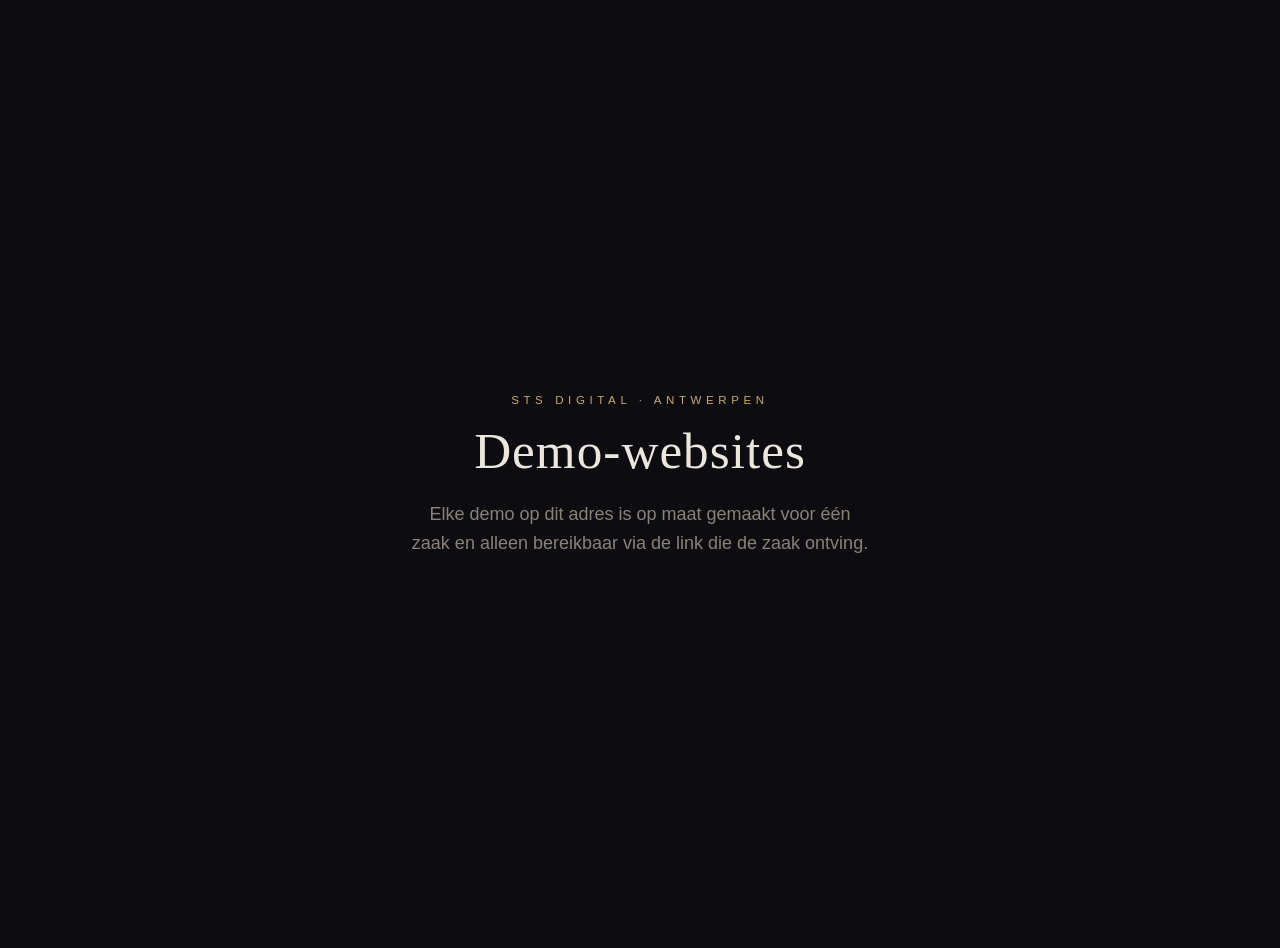
<file: index.html>
<!doctype html>
<html lang="nl">
<head>
  <meta charset="utf-8">
  <meta name="viewport" content="width=device-width, initial-scale=1">
  <meta name="robots" content="noindex, nofollow">
  <title>STS Digital · demo's</title>
  <style>
    :root { --bg:#0d0c10; --ink:#ece7dd; --gold:#c6a86b; --mute:#8a8276; }
    body { margin:0; min-height:100svh; display:grid; place-items:center; background:var(--bg); color:var(--ink);
           font:300 18px/1.6 "Jost","Helvetica Neue",Arial,sans-serif; text-align:center; padding:24px; }
    h1 { font:300 clamp(2rem,6vw,3.2rem)/1.1 "Cormorant Garamond",Georgia,serif; margin:0 0 .4em; letter-spacing:.02em; }
    .eyebrow { color:var(--gold); text-transform:uppercase; letter-spacing:.4em; font-size:.72rem; margin-bottom:1.2em; }
    p { color:var(--mute); max-width:46ch; margin:0 auto; }
  </style>
</head>
<body>
  <main>
    <div class="eyebrow">STS Digital · Antwerpen</div>
    <h1>Demo-websites</h1>
    <p>Elke demo op dit adres is op maat gemaakt voor één zaak en alleen bereikbaar via de link die de zaak ontving.</p>
  </main>
</body>
</html>
</file>
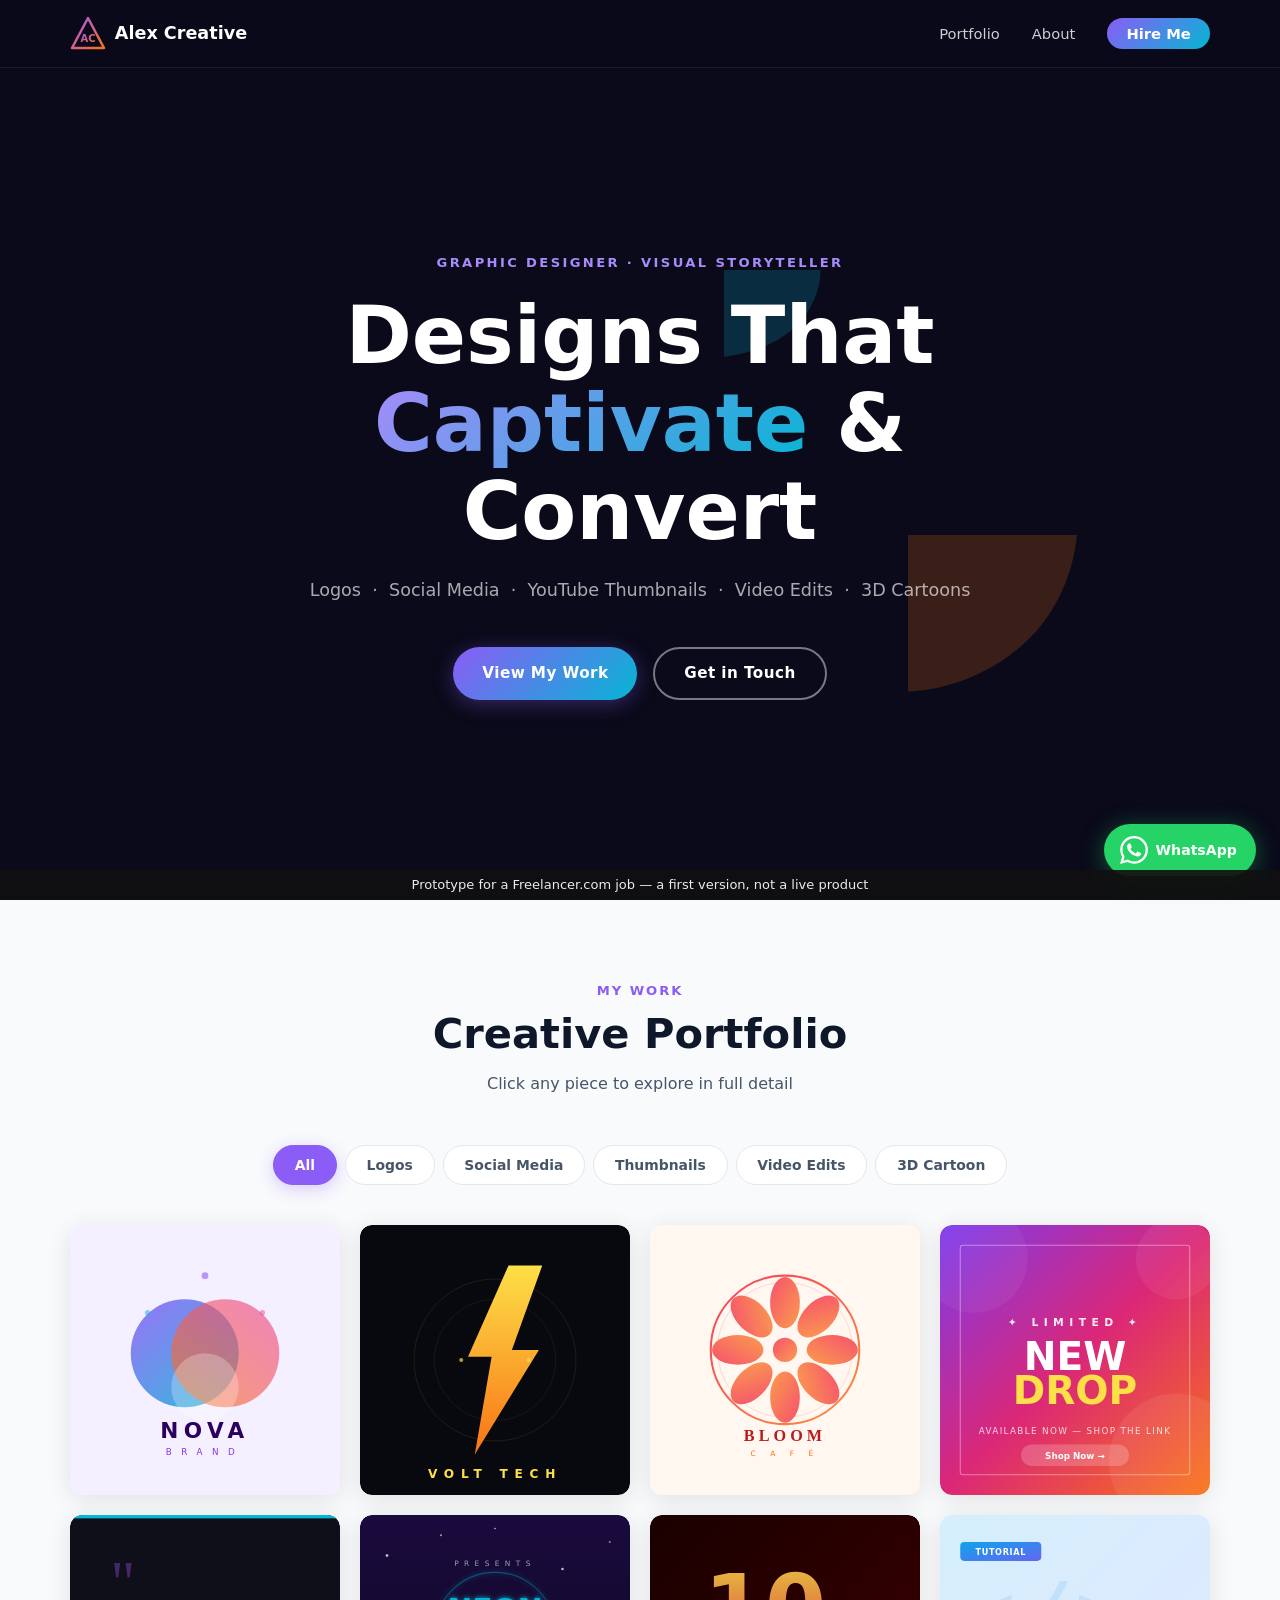
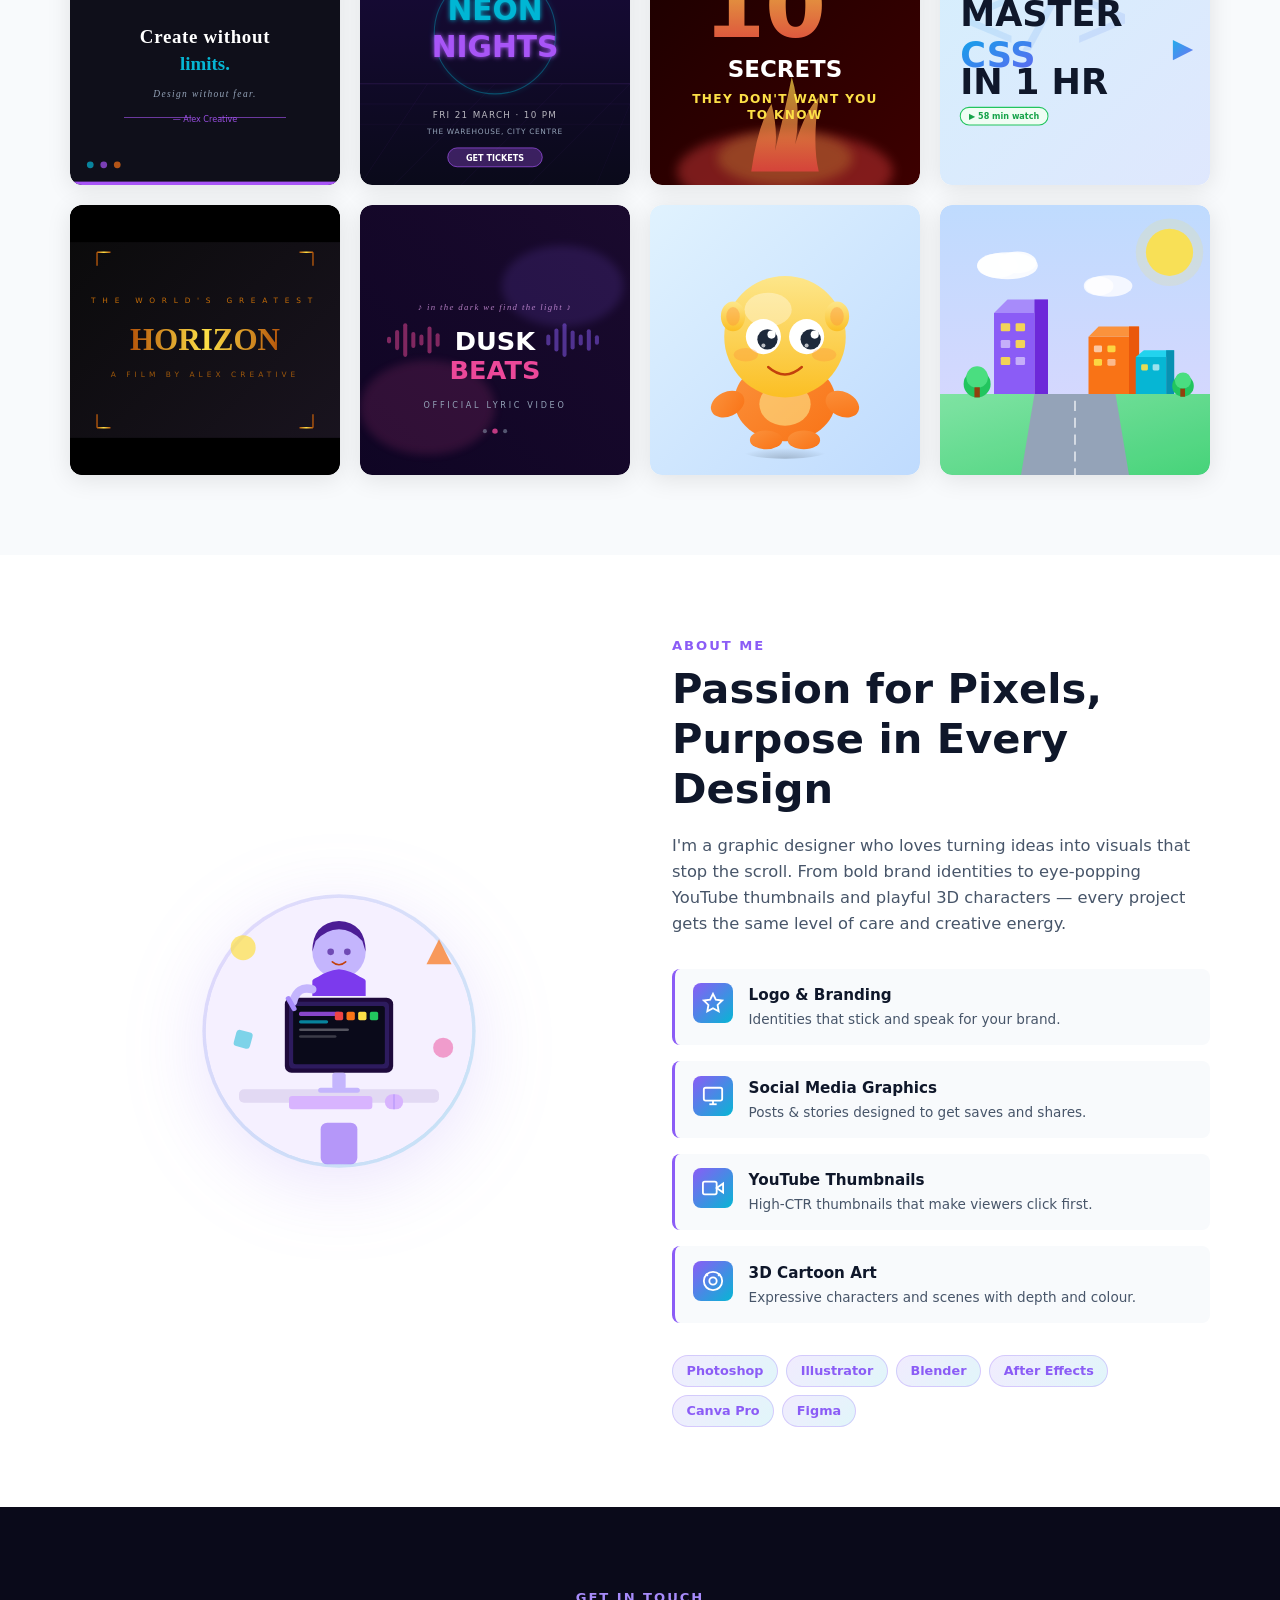
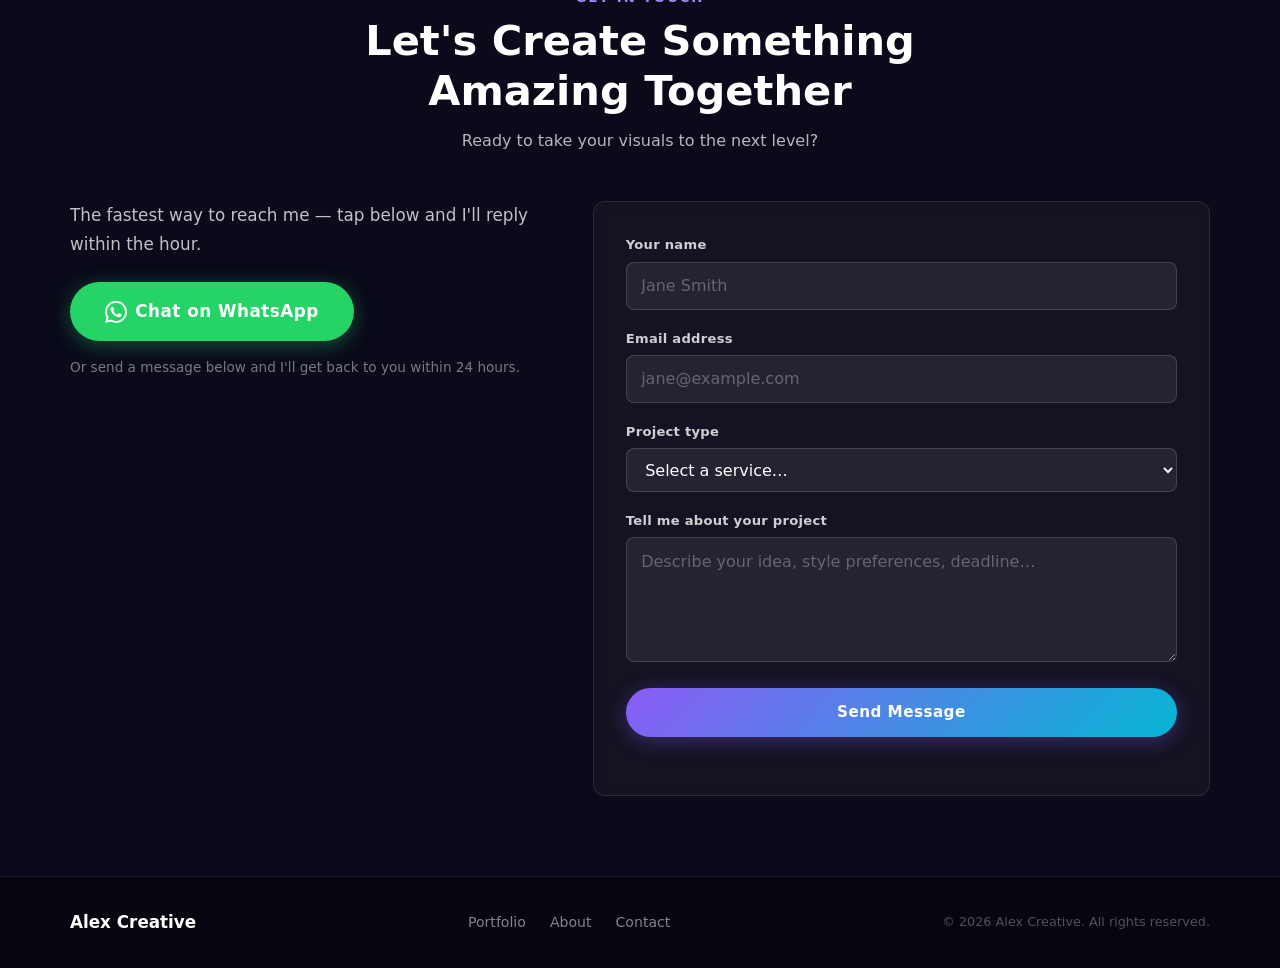
<file: grind-fl-40764311/index.html>
<!DOCTYPE html>
<html lang="en">
<head><meta name="robots" content="noindex,nofollow"><meta name="x-sts-build" content="c0cfdfbb95a6">
  <meta charset="UTF-8">
  <meta name="viewport" content="width=device-width, initial-scale=1.0">
  <meta name="description" content="Creative graphic design portfolio — logos, social media graphics, YouTube thumbnails, video edits and 3D cartoons.">
  <title>Alex Creative — Graphic Design Portfolio</title>
  <link rel="stylesheet" href="css/style.css">
</head>
<body><div id="sts-proto-banner" role="note" style="position:fixed;left:0;right:0;bottom:0;z-index:2147483647;padding:6px 12px;font:13px/1.4 system-ui,sans-serif;background:#111;color:#fff;text-align:center;opacity:.92">Prototype for a Freelancer.com job — a first version, not a live product</div>

<!-- ========= NAV ========= -->
<nav class="nav" role="navigation" aria-label="Main navigation">
  <div class="nav__inner">
    <a href="#" class="nav__logo" aria-label="Alex Creative – home">
      <svg width="36" height="36" viewBox="0 0 36 36" aria-hidden="true" focusable="false">
        <defs>
          <linearGradient id="navLogoGrad" x1="0%" y1="0%" x2="100%" y2="100%">
            <stop offset="0%" stop-color="#a855f7"/>
            <stop offset="100%" stop-color="#f97316"/>
          </linearGradient>
        </defs>
        <polygon points="18,2 34,32 2,32" fill="none" stroke="url(#navLogoGrad)" stroke-width="2.5" stroke-linejoin="round"/>
        <text x="18" y="26" text-anchor="middle" font-family="system-ui,sans-serif" font-weight="900" font-size="10" fill="url(#navLogoGrad)">AC</text>
      </svg>
      <span>Alex Creative</span>
    </a>

    <button class="nav__burger" aria-label="Toggle menu" aria-expanded="false" aria-controls="navLinks">
      <span></span><span></span><span></span>
    </button>

    <ul class="nav__links" id="navLinks" role="list">
      <li><a href="#portfolio" class="nav__link">Portfolio</a></li>
      <li><a href="#about" class="nav__link">About</a></li>
      <li><a href="#contact" class="nav__link nav__cta">Hire Me</a></li>
    </ul>
  </div>
</nav>

<!-- ========= HERO ========= -->
<section id="hero" class="hero" aria-label="Introduction">
  <div class="hero__blobs" aria-hidden="true">
    <svg class="hero__blob hero__blob--1" viewBox="0 0 200 200" xmlns="http://www.w3.org/2000/svg">
      <path d="M44,-51.2C57.1,-39.8,67.9,-25.3,69.8,-9.6C71.7,6.1,64.7,23,53.5,34.7C42.3,46.4,26.9,52.8,10.3,57.3C-6.4,61.8,-24.3,64.4,-38.2,57.4C-52.1,50.4,-62,34,-65.1,16.6C-68.1,-0.8,-64.4,-19.1,-54.6,-32.2C-44.8,-45.3,-28.9,-53.2,-13,-55.1C2.9,-57,-10.3,-52.8,44,-51.2Z" fill="#a855f7" opacity="0.25"/>
    </svg>
    <svg class="hero__blob hero__blob--2" viewBox="0 0 200 200" xmlns="http://www.w3.org/2000/svg">
      <path d="M47.3,-56.1C59.6,-44.2,66.8,-27.3,67.8,-10.4C68.7,6.5,63.4,23.5,53.1,36.3C42.8,49.1,27.5,57.8,11.4,61.2C-4.7,64.5,-21.7,62.4,-35.3,54.4C-48.9,46.4,-59.1,32.4,-63.4,16.5C-67.7,0.6,-66.1,-17.3,-58,-30.8C-49.9,-44.3,-35.4,-53.5,-20.7,-57.8C-6,-62.1,9,-57.6,47.3,-56.1Z" fill="#f97316" opacity="0.2"/>
    </svg>
    <svg class="hero__blob hero__blob--3" viewBox="0 0 200 200" xmlns="http://www.w3.org/2000/svg">
      <path d="M38.4,-43.2C50.4,-31.5,61.4,-19.2,63.8,-5.2C66.2,8.8,60,24.6,49.6,35.6C39.2,46.7,24.6,53.1,9.2,56.3C-6.2,59.5,-22.4,59.5,-34.2,52C-46,44.6,-53.4,29.8,-56.4,14C-59.4,-1.8,-58,-18.5,-50.4,-31.1C-42.8,-43.8,-29,-52.4,-15.1,-54.9C-1.2,-57.4,12.7,-53.9,38.4,-43.2Z" fill="#06b6d4" opacity="0.2"/>
    </svg>
  </div>

  <div class="hero__content">
    <p class="hero__eyebrow">Graphic Designer · Visual Storyteller</p>
    <h1 class="hero__title">
      Designs That
      <span class="hero__gradient-text">Captivate</span>
      &amp; Convert
    </h1>
    <p class="hero__sub">Logos &nbsp;·&nbsp; Social Media &nbsp;·&nbsp; YouTube Thumbnails &nbsp;·&nbsp; Video Edits &nbsp;·&nbsp; 3D Cartoons</p>
    <div class="hero__actions">
      <a href="#portfolio" class="btn btn--primary">View My Work</a>
      <a href="#contact" class="btn btn--ghost">Get in Touch</a>
    </div>
  </div>

  <div class="hero__floats" aria-hidden="true">
    <svg class="hero__float hero__float--a" viewBox="0 0 120 120" xmlns="http://www.w3.org/2000/svg">
      <defs><linearGradient id="hfa" x1="0%" y1="0%" x2="100%" y2="100%"><stop offset="0%" stop-color="#a855f7"/><stop offset="100%" stop-color="#06b6d4"/></linearGradient></defs>
      <circle cx="60" cy="60" r="40" fill="none" stroke="url(#hfa)" stroke-width="4"/>
      <circle cx="60" cy="60" r="25" fill="url(#hfa)" opacity="0.6"/>
      <circle cx="60" cy="60" r="10" fill="#fff" opacity="0.8"/>
    </svg>
    <svg class="hero__float hero__float--b" viewBox="0 0 100 100" xmlns="http://www.w3.org/2000/svg">
      <defs><linearGradient id="hfb" x1="0%" y1="0%" x2="100%" y2="100%"><stop offset="0%" stop-color="#f97316"/><stop offset="100%" stop-color="#ec4899"/></linearGradient></defs>
      <polygon points="50,5 95,95 5,95" fill="url(#hfb)" opacity="0.8"/>
    </svg>
    <svg class="hero__float hero__float--c" viewBox="0 0 80 80" xmlns="http://www.w3.org/2000/svg">
      <defs><linearGradient id="hfc" x1="0%" y1="0%" x2="100%" y2="100%"><stop offset="0%" stop-color="#fde047"/><stop offset="100%" stop-color="#f97316"/></linearGradient></defs>
      <rect x="10" y="10" width="60" height="60" rx="12" fill="url(#hfc)" opacity="0.8" transform="rotate(20 40 40)"/>
    </svg>
  </div>
</section>

<!-- ========= PORTFOLIO ========= -->
<section id="portfolio" class="portfolio" aria-label="Portfolio gallery">
  <div class="container">
    <div class="section-header">
      <p class="section-eyebrow">My Work</p>
      <h2 class="section-title">Creative Portfolio</h2>
      <p class="section-sub">Click any piece to explore in full detail</p>
    </div>

    <div class="portfolio__filters" role="group" aria-label="Filter by category">
      <button class="filter-btn active" data-filter="all">All</button>
      <button class="filter-btn" data-filter="logo">Logos</button>
      <button class="filter-btn" data-filter="social">Social Media</button>
      <button class="filter-btn" data-filter="thumbnail">Thumbnails</button>
      <button class="filter-btn" data-filter="video">Video Edits</button>
      <button class="filter-btn" data-filter="3d">3D Cartoon</button>
    </div>

    <div class="portfolio__grid" id="portfolioGrid">

      <!-- ─── LOGO 1 ─── -->
      <article class="portfolio__item" data-category="logo">
        <button class="portfolio__btn" aria-label="View NovaBrand Identity – Logo Design">
          <div class="portfolio__thumb">
            <svg viewBox="0 0 400 400" xmlns="http://www.w3.org/2000/svg" role="img" aria-label="NovaBrand logo design">
              <defs>
                <linearGradient id="l1a" x1="0%" y1="0%" x2="100%" y2="100%"><stop offset="0%" stop-color="#8b5cf6"/><stop offset="100%" stop-color="#06b6d4"/></linearGradient>
                <linearGradient id="l1b" x1="100%" y1="0%" x2="0%" y2="100%"><stop offset="0%" stop-color="#ec4899"/><stop offset="100%" stop-color="#f97316"/></linearGradient>
              </defs>
              <rect width="400" height="400" fill="#f5f0ff"/>
              <circle cx="170" cy="190" r="80" fill="url(#l1a)" opacity="0.85"/>
              <circle cx="230" cy="190" r="80" fill="url(#l1b)" opacity="0.65"/>
              <circle cx="200" cy="240" r="50" fill="#fff" opacity="0.25"/>
              <text x="200" y="315" text-anchor="middle" font-family="system-ui,sans-serif" font-weight="900" font-size="32" fill="#2d0060" letter-spacing="8">NOVA</text>
              <text x="200" y="340" text-anchor="middle" font-family="system-ui,sans-serif" font-weight="300" font-size="13" fill="#7c3aed" letter-spacing="14">BRAND</text>
              <circle cx="200" cy="75" r="5" fill="#8b5cf6" opacity="0.6"/>
              <circle cx="115" cy="130" r="4" fill="#06b6d4" opacity="0.5"/>
              <circle cx="285" cy="130" r="4" fill="#ec4899" opacity="0.5"/>
            </svg>
          </div>
          <div class="portfolio__overlay">
            <span class="portfolio__label">Logo Design</span>
            <span class="portfolio__name">NovaBrand Identity</span>
            <span class="portfolio__zoom-icon" aria-hidden="true">
              <svg width="20" height="20" viewBox="0 0 24 24" fill="none" stroke="currentColor" stroke-width="2"><circle cx="11" cy="11" r="8"/><line x1="21" y1="21" x2="16.65" y2="16.65"/><line x1="11" y1="8" x2="11" y2="14"/><line x1="8" y1="11" x2="14" y2="11"/></svg>
            </span>
          </div>
        </button>
      </article>

      <!-- ─── LOGO 2 ─── -->
      <article class="portfolio__item" data-category="logo">
        <button class="portfolio__btn" aria-label="View VoltTech Logo – Logo Design">
          <div class="portfolio__thumb">
            <svg viewBox="0 0 400 400" xmlns="http://www.w3.org/2000/svg" role="img" aria-label="VoltTech logo with electric lightning mark">
              <defs>
                <linearGradient id="l2a" x1="0%" y1="0%" x2="0%" y2="100%"><stop offset="0%" stop-color="#fde047"/><stop offset="100%" stop-color="#f97316"/></linearGradient>
              </defs>
              <rect width="400" height="400" fill="#08080f"/>
              <polygon points="220,60 160,195 195,195 170,340 265,185 225,185 270,60" fill="url(#l2a)"/>
              <ellipse cx="200" cy="200" rx="120" ry="120" fill="none" stroke="#fde047" stroke-width="1" opacity="0.15"/>
              <ellipse cx="200" cy="200" rx="90" ry="90" fill="none" stroke="#fde047" stroke-width="1" opacity="0.1"/>
              <text x="200" y="375" text-anchor="middle" font-family="system-ui,sans-serif" font-weight="900" font-size="18" fill="#fde047" letter-spacing="10">VOLT TECH</text>
              <circle cx="150" cy="200" r="3" fill="#fde047" opacity="0.7"/>
              <circle cx="250" cy="200" r="3" fill="#fde047" opacity="0.7"/>
            </svg>
          </div>
          <div class="portfolio__overlay">
            <span class="portfolio__label">Logo Design</span>
            <span class="portfolio__name">VoltTech Electric</span>
            <span class="portfolio__zoom-icon" aria-hidden="true">
              <svg width="20" height="20" viewBox="0 0 24 24" fill="none" stroke="currentColor" stroke-width="2"><circle cx="11" cy="11" r="8"/><line x1="21" y1="21" x2="16.65" y2="16.65"/><line x1="11" y1="8" x2="11" y2="14"/><line x1="8" y1="11" x2="14" y2="11"/></svg>
            </span>
          </div>
        </button>
      </article>

      <!-- ─── LOGO 3 ─── -->
      <article class="portfolio__item" data-category="logo">
        <button class="portfolio__btn" aria-label="View Bloom Café Logo – Logo Design">
          <div class="portfolio__thumb">
            <svg viewBox="0 0 400 400" xmlns="http://www.w3.org/2000/svg" role="img" aria-label="Bloom Café circular floral logo">
              <defs>
                <linearGradient id="l3a" x1="0%" y1="0%" x2="100%" y2="100%"><stop offset="0%" stop-color="#f43f5e"/><stop offset="100%" stop-color="#fb923c"/></linearGradient>
              </defs>
              <rect width="400" height="400" fill="#fff7f0"/>
              <circle cx="200" cy="185" r="110" fill="none" stroke="url(#l3a)" stroke-width="3"/>
              <circle cx="200" cy="185" r="100" fill="none" stroke="url(#l3a)" stroke-width="1" opacity="0.3"/>
              <!-- Petals -->
              <ellipse cx="200" cy="115" rx="22" ry="38" fill="url(#l3a)" opacity="0.9"/>
              <ellipse cx="200" cy="115" rx="22" ry="38" fill="url(#l3a)" opacity="0.9" transform="rotate(45 200 185)"/>
              <ellipse cx="200" cy="115" rx="22" ry="38" fill="url(#l3a)" opacity="0.9" transform="rotate(90 200 185)"/>
              <ellipse cx="200" cy="115" rx="22" ry="38" fill="url(#l3a)" opacity="0.9" transform="rotate(135 200 185)"/>
              <ellipse cx="200" cy="115" rx="22" ry="38" fill="url(#l3a)" opacity="0.9" transform="rotate(180 200 185)"/>
              <ellipse cx="200" cy="115" rx="22" ry="38" fill="url(#l3a)" opacity="0.9" transform="rotate(225 200 185)"/>
              <ellipse cx="200" cy="115" rx="22" ry="38" fill="url(#l3a)" opacity="0.9" transform="rotate(270 200 185)"/>
              <ellipse cx="200" cy="115" rx="22" ry="38" fill="url(#l3a)" opacity="0.9" transform="rotate(315 200 185)"/>
              <circle cx="200" cy="185" r="28" fill="#fff7f0"/>
              <circle cx="200" cy="185" r="18" fill="url(#l3a)" opacity="0.9"/>
              <!-- Brand text -->
              <text x="200" y="320" text-anchor="middle" font-family="Georgia,serif" font-weight="700" font-size="24" fill="#b91c1c" letter-spacing="6">BLOOM</text>
              <text x="200" y="342" text-anchor="middle" font-family="system-ui,sans-serif" font-weight="300" font-size="11" fill="#f97316" letter-spacing="9">C A F É</text>
            </svg>
          </div>
          <div class="portfolio__overlay">
            <span class="portfolio__label">Logo Design</span>
            <span class="portfolio__name">Bloom Café</span>
            <span class="portfolio__zoom-icon" aria-hidden="true">
              <svg width="20" height="20" viewBox="0 0 24 24" fill="none" stroke="currentColor" stroke-width="2"><circle cx="11" cy="11" r="8"/><line x1="21" y1="21" x2="16.65" y2="16.65"/><line x1="11" y1="8" x2="11" y2="14"/><line x1="8" y1="11" x2="14" y2="11"/></svg>
            </span>
          </div>
        </button>
      </article>

      <!-- ─── SOCIAL 1 ─── -->
      <article class="portfolio__item" data-category="social">
        <button class="portfolio__btn" aria-label="View New Drop – Social Media Post">
          <div class="portfolio__thumb">
            <svg viewBox="0 0 400 400" xmlns="http://www.w3.org/2000/svg" role="img" aria-label="Vibrant product launch Instagram post">
              <defs>
                <linearGradient id="s1a" x1="0%" y1="0%" x2="100%" y2="100%"><stop offset="0%" stop-color="#7c3aed"/><stop offset="50%" stop-color="#db2777"/><stop offset="100%" stop-color="#f97316"/></linearGradient>
              </defs>
              <rect width="400" height="400" fill="url(#s1a)"/>
              <!-- Decorative circles -->
              <circle cx="50" cy="50" r="80" fill="#fff" opacity="0.05"/>
              <circle cx="350" cy="350" r="100" fill="#fff" opacity="0.07"/>
              <circle cx="350" cy="50" r="60" fill="#fff" opacity="0.06"/>
              <!-- Content -->
              <rect x="30" y="30" width="340" height="340" rx="4" fill="none" stroke="#fff" stroke-width="1.5" opacity="0.4"/>
              <text x="200" y="150" text-anchor="middle" font-family="system-ui,sans-serif" font-weight="900" font-size="16" fill="#fff" letter-spacing="8" opacity="0.9">✦  LIMITED  ✦</text>
              <text x="200" y="215" text-anchor="middle" font-family="system-ui,sans-serif" font-weight="900" font-size="58" fill="#fff">NEW</text>
              <text x="200" y="265" text-anchor="middle" font-family="system-ui,sans-serif" font-weight="900" font-size="58" fill="#fde047">DROP</text>
              <text x="200" y="310" text-anchor="middle" font-family="system-ui,sans-serif" font-weight="400" font-size="13" fill="#fff" opacity="0.8" letter-spacing="2">AVAILABLE NOW — SHOP THE LINK</text>
              <rect x="120" y="325" width="160" height="32" rx="16" fill="#fff" opacity="0.2"/>
              <text x="200" y="346" text-anchor="middle" font-family="system-ui,sans-serif" font-weight="700" font-size="13" fill="#fff">Shop Now →</text>
            </svg>
          </div>
          <div class="portfolio__overlay">
            <span class="portfolio__label">Social Media</span>
            <span class="portfolio__name">New Drop Launch Post</span>
            <span class="portfolio__zoom-icon" aria-hidden="true">
              <svg width="20" height="20" viewBox="0 0 24 24" fill="none" stroke="currentColor" stroke-width="2"><circle cx="11" cy="11" r="8"/><line x1="21" y1="21" x2="16.65" y2="16.65"/><line x1="11" y1="8" x2="11" y2="14"/><line x1="8" y1="11" x2="14" y2="11"/></svg>
            </span>
          </div>
        </button>
      </article>

      <!-- ─── SOCIAL 2 ─── -->
      <article class="portfolio__item" data-category="social">
        <button class="portfolio__btn" aria-label="View Motivational Quote – Social Media Post">
          <div class="portfolio__thumb">
            <svg viewBox="0 0 400 400" xmlns="http://www.w3.org/2000/svg" role="img" aria-label="Bold motivational quote graphic">
              <rect width="400" height="400" fill="#0f0f1a"/>
              <rect x="0" y="0" width="400" height="5" fill="#06b6d4"/>
              <rect x="0" y="395" width="400" height="5" fill="#a855f7"/>
              <text x="60" y="130" font-family="Georgia,serif" font-size="90" fill="#a855f7" opacity="0.35">"</text>
              <text x="200" y="190" text-anchor="middle" font-family="Georgia,serif" font-weight="700" font-size="28" fill="#fff" letter-spacing="1">Create without</text>
              <text x="200" y="230" text-anchor="middle" font-family="Georgia,serif" font-weight="700" font-size="28" fill="#06b6d4">limits.</text>
              <text x="200" y="270" text-anchor="middle" font-family="Georgia,serif" font-style="italic" font-size="14" fill="#94a3b8" letter-spacing="2">Design without fear.</text>
              <line x1="80" y1="300" x2="180" y2="300" stroke="#a855f7" stroke-width="1.5" opacity="0.6"/>
              <text x="200" y="306" text-anchor="middle" font-family="system-ui,sans-serif" font-size="12" fill="#a855f7" opacity="0.9">— Alex Creative</text>
              <line x1="220" y1="300" x2="320" y2="300" stroke="#a855f7" stroke-width="1.5" opacity="0.6"/>
              <circle cx="30" cy="370" r="5" fill="#06b6d4" opacity="0.7"/>
              <circle cx="50" cy="370" r="5" fill="#a855f7" opacity="0.7"/>
              <circle cx="70" cy="370" r="5" fill="#f97316" opacity="0.7"/>
            </svg>
          </div>
          <div class="portfolio__overlay">
            <span class="portfolio__label">Social Media</span>
            <span class="portfolio__name">Motivational Quote Card</span>
            <span class="portfolio__zoom-icon" aria-hidden="true">
              <svg width="20" height="20" viewBox="0 0 24 24" fill="none" stroke="currentColor" stroke-width="2"><circle cx="11" cy="11" r="8"/><line x1="21" y1="21" x2="16.65" y2="16.65"/><line x1="11" y1="8" x2="11" y2="14"/><line x1="8" y1="11" x2="14" y2="11"/></svg>
            </span>
          </div>
        </button>
      </article>

      <!-- ─── SOCIAL 3 ─── -->
      <article class="portfolio__item" data-category="social">
        <button class="portfolio__btn" aria-label="View Neon Nights Event Flyer – Social Media Post">
          <div class="portfolio__thumb">
            <svg viewBox="0 0 400 400" xmlns="http://www.w3.org/2000/svg" role="img" aria-label="Neon nights event flyer">
              <defs>
                <linearGradient id="s3a" x1="0%" y1="100%" x2="0%" y2="0%"><stop offset="0%" stop-color="#0a0a1a"/><stop offset="100%" stop-color="#1a0a3e"/></linearGradient>
                <filter id="glow3"><feGaussianBlur stdDeviation="4" result="blur"/><feMerge><feMergeNode in="blur"/><feMergeNode in="SourceGraphic"/></feMerge></filter>
              </defs>
              <rect width="400" height="400" fill="url(#s3a)"/>
              <!-- Neon grid lines -->
              <line x1="0" y1="250" x2="400" y2="250" stroke="#a855f7" stroke-width="1" opacity="0.2"/>
              <line x1="0" y1="280" x2="400" y2="280" stroke="#a855f7" stroke-width="0.5" opacity="0.15"/>
              <line x1="0" y1="310" x2="400" y2="310" stroke="#a855f7" stroke-width="0.5" opacity="0.1"/>
              <!-- Diagonal grid -->
              <line x1="100" y1="250" x2="0" y2="400" stroke="#a855f7" stroke-width="0.5" opacity="0.15"/>
              <line x1="200" y1="250" x2="50" y2="400" stroke="#a855f7" stroke-width="0.5" opacity="0.15"/>
              <line x1="300" y1="250" x2="150" y2="400" stroke="#a855f7" stroke-width="0.5" opacity="0.15"/>
              <line x1="400" y1="250" x2="250" y2="400" stroke="#a855f7" stroke-width="0.5" opacity="0.15"/>
              <line x1="400" y1="280" x2="350" y2="400" stroke="#a855f7" stroke-width="0.5" opacity="0.1"/>
              <!-- Stars -->
              <circle cx="40" cy="60" r="2" fill="#fff" opacity="0.8"/>
              <circle cx="120" cy="30" r="1.5" fill="#fff" opacity="0.6"/>
              <circle cx="300" cy="80" r="2" fill="#fff" opacity="0.7"/>
              <circle cx="370" cy="40" r="1.5" fill="#fff" opacity="0.5"/>
              <circle cx="200" cy="20" r="1" fill="#fff" opacity="0.9"/>
              <!-- Neon circle -->
              <circle cx="200" cy="175" r="90" fill="none" stroke="#06b6d4" stroke-width="1.5" opacity="0.4" filter="url(#glow3)"/>
              <!-- Title -->
              <text x="200" y="75" text-anchor="middle" font-family="system-ui,sans-serif" font-weight="400" font-size="11" fill="#94a3b8" letter-spacing="8">PRESENTS</text>
              <text x="200" y="155" text-anchor="middle" font-family="system-ui,sans-serif" font-weight="900" font-size="44" fill="#06b6d4" filter="url(#glow3)">NEON</text>
              <text x="200" y="210" text-anchor="middle" font-family="system-ui,sans-serif" font-weight="900" font-size="44" fill="#a855f7" filter="url(#glow3)">NIGHTS</text>
              <text x="200" y="300" text-anchor="middle" font-family="system-ui,sans-serif" font-size="13" fill="#fff" opacity="0.7" letter-spacing="2">FRI 21 MARCH  ·  10 PM</text>
              <text x="200" y="325" text-anchor="middle" font-family="system-ui,sans-serif" font-size="11" fill="#94a3b8" letter-spacing="1">THE WAREHOUSE, CITY CENTRE</text>
              <rect x="130" y="345" width="140" height="28" rx="14" fill="#a855f7" opacity="0.3"/>
              <rect x="130" y="345" width="140" height="28" rx="14" fill="none" stroke="#a855f7" stroke-width="1"/>
              <text x="200" y="364" text-anchor="middle" font-family="system-ui,sans-serif" font-weight="700" font-size="12" fill="#fff">GET TICKETS</text>
            </svg>
          </div>
          <div class="portfolio__overlay">
            <span class="portfolio__label">Social Media</span>
            <span class="portfolio__name">Neon Nights Event Flyer</span>
            <span class="portfolio__zoom-icon" aria-hidden="true">
              <svg width="20" height="20" viewBox="0 0 24 24" fill="none" stroke="currentColor" stroke-width="2"><circle cx="11" cy="11" r="8"/><line x1="21" y1="21" x2="16.65" y2="16.65"/><line x1="11" y1="8" x2="11" y2="14"/><line x1="8" y1="11" x2="14" y2="11"/></svg>
            </span>
          </div>
        </button>
      </article>

      <!-- ─── THUMBNAIL 1 ─── -->
      <article class="portfolio__item" data-category="thumbnail">
        <button class="portfolio__btn" aria-label="View 10 Secrets Thumbnail – YouTube Thumbnail">
          <div class="portfolio__thumb">
            <svg viewBox="0 0 400 400" xmlns="http://www.w3.org/2000/svg" role="img" aria-label="Dark dramatic YouTube thumbnail with bold text">
              <defs>
                <linearGradient id="t1a" x1="0%" y1="0%" x2="100%" y2="100%"><stop offset="0%" stop-color="#1a0000"/><stop offset="100%" stop-color="#3d0000"/></linearGradient>
                <linearGradient id="t1b" x1="0%" y1="100%" x2="0%" y2="0%"><stop offset="0%" stop-color="#ef4444"/><stop offset="100%" stop-color="#fde047"/></linearGradient>
                <filter id="blur1"><feGaussianBlur stdDeviation="8"/></filter>
              </defs>
              <rect width="400" height="400" fill="url(#t1a)"/>
              <!-- Fire glow -->
              <ellipse cx="200" cy="380" rx="160" ry="60" fill="#ef4444" opacity="0.4" filter="url(#blur1)"/>
              <ellipse cx="200" cy="360" rx="100" ry="40" fill="#fde047" opacity="0.2" filter="url(#blur1)"/>
              <!-- Flame shapes -->
              <path d="M150,380 Q160,310 180,280 Q190,320 185,350 Q200,290 210,240 Q225,290 215,340 Q230,290 250,270 Q240,340 250,380Z" fill="url(#t1b)" opacity="0.7"/>
              <!-- Number -->
              <text x="80" y="180" font-family="system-ui,sans-serif" font-weight="900" font-size="130" fill="url(#t1b)" opacity="0.9">10</text>
              <!-- Text -->
              <text x="200" y="240" text-anchor="middle" font-family="system-ui,sans-serif" font-weight="900" font-size="34" fill="#fff">SECRETS</text>
              <text x="200" y="278" text-anchor="middle" font-family="system-ui,sans-serif" font-weight="700" font-size="18" fill="#fde047" letter-spacing="2">THEY DON'T WANT YOU</text>
              <text x="200" y="302" text-anchor="middle" font-family="system-ui,sans-serif" font-weight="700" font-size="18" fill="#fde047" letter-spacing="2">TO KNOW</text>
            </svg>
          </div>
          <div class="portfolio__overlay">
            <span class="portfolio__label">YouTube Thumbnail</span>
            <span class="portfolio__name">10 Secrets — Drama Style</span>
            <span class="portfolio__zoom-icon" aria-hidden="true">
              <svg width="20" height="20" viewBox="0 0 24 24" fill="none" stroke="currentColor" stroke-width="2"><circle cx="11" cy="11" r="8"/><line x1="21" y1="21" x2="16.65" y2="16.65"/><line x1="11" y1="8" x2="11" y2="14"/><line x1="8" y1="11" x2="14" y2="11"/></svg>
            </span>
          </div>
        </button>
      </article>

      <!-- ─── THUMBNAIL 2 ─── -->
      <article class="portfolio__item" data-category="thumbnail">
        <button class="portfolio__btn" aria-label="View Tutorial Thumbnail – YouTube Thumbnail">
          <div class="portfolio__thumb">
            <svg viewBox="0 0 400 400" xmlns="http://www.w3.org/2000/svg" role="img" aria-label="Clean blue tech tutorial YouTube thumbnail">
              <defs>
                <linearGradient id="t2a" x1="0%" y1="0%" x2="100%" y2="100%"><stop offset="0%" stop-color="#0ea5e9"/><stop offset="100%" stop-color="#6366f1"/></linearGradient>
              </defs>
              <rect width="400" height="400" fill="#f0f9ff"/>
              <rect width="400" height="400" fill="url(#t2a)" opacity="0.12"/>
              <!-- Code bracket motif -->
              <text x="30" y="200" font-family="monospace" font-size="140" fill="url(#t2a)" opacity="0.12">&lt;/&gt;</text>
              <!-- Tag line -->
              <rect x="30" y="40" width="120" height="28" rx="6" fill="url(#t2a)"/>
              <text x="90" y="59" text-anchor="middle" font-family="system-ui,sans-serif" font-weight="700" font-size="12" fill="#fff" letter-spacing="1">TUTORIAL</text>
              <!-- Main text -->
              <text x="30" y="165" font-family="system-ui,sans-serif" font-weight="900" font-size="52" fill="#0f172a">MASTER</text>
              <text x="30" y="225" font-family="system-ui,sans-serif" font-weight="900" font-size="52" fill="url(#t2a)">CSS</text>
              <text x="30" y="265" font-family="system-ui,sans-serif" font-weight="900" font-size="52" fill="#0f172a">IN 1 HR</text>
              <!-- Arrow -->
              <polygon points="345,185 375,200 345,215" fill="url(#t2a)" opacity="0.9"/>
              <line x1="290" y1="200" x2="345" y2="200" stroke="url(#t2a)" stroke-width="3" opacity="0.9"/>
              <!-- Watch time badge -->
              <rect x="30" y="285" width="130" height="26" rx="13" fill="#f0fdf4" stroke="#22c55e" stroke-width="1.5"/>
              <text x="95" y="302" text-anchor="middle" font-family="system-ui,sans-serif" font-size="12" fill="#16a34a" font-weight="600">▶ 58 min watch</text>
            </svg>
          </div>
          <div class="portfolio__overlay">
            <span class="portfolio__label">YouTube Thumbnail</span>
            <span class="portfolio__name">Master CSS — Tutorial</span>
            <span class="portfolio__zoom-icon" aria-hidden="true">
              <svg width="20" height="20" viewBox="0 0 24 24" fill="none" stroke="currentColor" stroke-width="2"><circle cx="11" cy="11" r="8"/><line x1="21" y1="21" x2="16.65" y2="16.65"/><line x1="11" y1="8" x2="11" y2="14"/><line x1="8" y1="11" x2="14" y2="11"/></svg>
            </span>
          </div>
        </button>
      </article>

      <!-- ─── VIDEO 1 ─── -->
      <article class="portfolio__item" data-category="video">
        <button class="portfolio__btn" aria-label="View Cinematic Title Card – Video Edit">
          <div class="portfolio__thumb">
            <svg viewBox="0 0 400 400" xmlns="http://www.w3.org/2000/svg" role="img" aria-label="Cinematic film title card design">
              <defs>
                <linearGradient id="v1a" x1="0%" y1="0%" x2="100%" y2="100%"><stop offset="0%" stop-color="#0a0a0a"/><stop offset="100%" stop-color="#1a1420"/></linearGradient>
                <linearGradient id="v1b" x1="0%" y1="0%" x2="100%" y2="0%"><stop offset="0%" stop-color="#b45309"/><stop offset="50%" stop-color="#fde047"/><stop offset="100%" stop-color="#b45309"/></linearGradient>
              </defs>
              <rect width="400" height="400" fill="url(#v1a)"/>
              <!-- Letterbox bars -->
              <rect x="0" y="0" width="400" height="55" fill="#000"/>
              <rect x="0" y="345" width="400" height="55" fill="#000"/>
              <!-- Content area -->
              <line x1="40" y1="160" x2="360" y2="160" stroke="url(#v1b)" stroke-width="1" opacity="0.6"/>
              <line x1="40" y1="240" x2="360" y2="240" stroke="url(#v1b)" stroke-width="1" opacity="0.6"/>
              <text x="200" y="145" text-anchor="middle" font-family="system-ui,sans-serif" font-size="11" fill="#d97706" letter-spacing="10" opacity="0.9">THE WORLD'S GREATEST</text>
              <text x="200" y="215" text-anchor="middle" font-family="Georgia,serif" font-weight="700" font-size="46" fill="url(#v1b)">HORIZON</text>
              <text x="200" y="255" text-anchor="middle" font-family="system-ui,sans-serif" font-size="11" fill="#d97706" letter-spacing="6" opacity="0.7">A FILM BY ALEX CREATIVE</text>
              <!-- Frame corners -->
              <path d="M40,70 L40,90 M40,70 L60,70" stroke="url(#v1b)" stroke-width="2" fill="none"/>
              <path d="M360,70 L360,90 M360,70 L340,70" stroke="url(#v1b)" stroke-width="2" fill="none"/>
              <path d="M40,330 L40,310 M40,330 L60,330" stroke="url(#v1b)" stroke-width="2" fill="none"/>
              <path d="M360,330 L360,310 M360,330 L340,330" stroke="url(#v1b)" stroke-width="2" fill="none"/>
            </svg>
          </div>
          <div class="portfolio__overlay">
            <span class="portfolio__label">Video Edit</span>
            <span class="portfolio__name">Cinematic Title Card</span>
            <span class="portfolio__zoom-icon" aria-hidden="true">
              <svg width="20" height="20" viewBox="0 0 24 24" fill="none" stroke="currentColor" stroke-width="2"><circle cx="11" cy="11" r="8"/><line x1="21" y1="21" x2="16.65" y2="16.65"/><line x1="11" y1="8" x2="11" y2="14"/><line x1="8" y1="11" x2="14" y2="11"/></svg>
            </span>
          </div>
        </button>
      </article>

      <!-- ─── VIDEO 2 ─── -->
      <article class="portfolio__item" data-category="video">
        <button class="portfolio__btn" aria-label="View Lyric Overlay – Video Edit">
          <div class="portfolio__thumb">
            <svg viewBox="0 0 400 400" xmlns="http://www.w3.org/2000/svg" role="img" aria-label="Music video lyric overlay with neon aesthetic">
              <defs>
                <linearGradient id="v2a" x1="0%" y1="100%" x2="100%" y2="0%"><stop offset="0%" stop-color="#0f0524"/><stop offset="100%" stop-color="#1a0a2e"/></linearGradient>
                <filter id="gv2"><feGaussianBlur stdDeviation="6"/></filter>
              </defs>
              <rect width="400" height="400" fill="url(#v2a)"/>
              <!-- Neon glow blobs -->
              <ellipse cx="100" cy="300" rx="100" ry="70" fill="#ec4899" opacity="0.15" filter="url(#gv2)"/>
              <ellipse cx="300" cy="120" rx="90" ry="60" fill="#8b5cf6" opacity="0.15" filter="url(#gv2)"/>
              <!-- Waveform visualization -->
              <g opacity="0.5">
                <rect x="40" y="195" width="6" height="10" rx="3" fill="#ec4899"/>
                <rect x="52" y="185" width="6" height="30" rx="3" fill="#ec4899"/>
                <rect x="64" y="175" width="6" height="50" rx="3" fill="#ec4899"/>
                <rect x="76" y="188" width="6" height="24" rx="3" fill="#ec4899"/>
                <rect x="88" y="192" width="6" height="16" rx="3" fill="#ec4899"/>
                <rect x="100" y="180" width="6" height="40" rx="3" fill="#ec4899"/>
                <rect x="112" y="190" width="6" height="20" rx="3" fill="#ec4899"/>
                <rect x="276" y="192" width="6" height="16" rx="3" fill="#8b5cf6"/>
                <rect x="288" y="183" width="6" height="34" rx="3" fill="#8b5cf6"/>
                <rect x="300" y="175" width="6" height="50" rx="3" fill="#8b5cf6"/>
                <rect x="312" y="186" width="6" height="28" rx="3" fill="#8b5cf6"/>
                <rect x="324" y="192" width="6" height="16" rx="3" fill="#8b5cf6"/>
                <rect x="336" y="184" width="6" height="32" rx="3" fill="#8b5cf6"/>
                <rect x="348" y="193" width="6" height="14" rx="3" fill="#8b5cf6"/>
              </g>
              <!-- Lyric text -->
              <text x="200" y="155" text-anchor="middle" font-family="Georgia,serif" font-style="italic" font-size="13" fill="#f0abfc" opacity="0.7" letter-spacing="2">♪  in the dark we find the light  ♪</text>
              <text x="200" y="215" text-anchor="middle" font-family="system-ui,sans-serif" font-weight="900" font-size="38" fill="#fff">DUSK</text>
              <text x="200" y="258" text-anchor="middle" font-family="system-ui,sans-serif" font-weight="900" font-size="38" fill="#ec4899">BEATS</text>
              <text x="200" y="300" text-anchor="middle" font-family="system-ui,sans-serif" font-size="12" fill="#94a3b8" letter-spacing="4">OFFICIAL LYRIC VIDEO</text>
              <!-- Decorative dots -->
              <circle cx="200" cy="335" r="4" fill="#ec4899" opacity="0.8"/>
              <circle cx="185" cy="335" r="3" fill="#94a3b8" opacity="0.5"/>
              <circle cx="215" cy="335" r="3" fill="#94a3b8" opacity="0.5"/>
            </svg>
          </div>
          <div class="portfolio__overlay">
            <span class="portfolio__label">Video Edit</span>
            <span class="portfolio__name">Dusk Beats — Lyric Video</span>
            <span class="portfolio__zoom-icon" aria-hidden="true">
              <svg width="20" height="20" viewBox="0 0 24 24" fill="none" stroke="currentColor" stroke-width="2"><circle cx="11" cy="11" r="8"/><line x1="21" y1="21" x2="16.65" y2="16.65"/><line x1="11" y1="8" x2="11" y2="14"/><line x1="8" y1="11" x2="14" y2="11"/></svg>
            </span>
          </div>
        </button>
      </article>

      <!-- ─── 3D 1 ─── -->
      <article class="portfolio__item" data-category="3d">
        <button class="portfolio__btn" aria-label="View Pixel Pal Character – 3D Cartoon">
          <div class="portfolio__thumb">
            <svg viewBox="0 0 400 400" xmlns="http://www.w3.org/2000/svg" role="img" aria-label="Cute 3D cartoon character with big eyes">
              <defs>
                <linearGradient id="d1a" x1="0%" y1="0%" x2="100%" y2="100%"><stop offset="0%" stop-color="#e0f2fe"/><stop offset="100%" stop-color="#bfdbfe"/></linearGradient>
                <linearGradient id="d1b" x1="0%" y1="0%" x2="100%" y2="100%"><stop offset="0%" stop-color="#fb923c"/><stop offset="100%" stop-color="#f97316"/></linearGradient>
                <linearGradient id="d1c" x1="0%" y1="0%" x2="0%" y2="100%"><stop offset="0%" stop-color="#fde68a"/><stop offset="100%" stop-color="#fbbf24"/></linearGradient>
                <radialGradient id="d1shadow" cx="50%" cy="100%" r="50%"><stop offset="0%" stop-color="#00000030"/><stop offset="100%" stop-color="#00000000"/></radialGradient>
              </defs>
              <rect width="400" height="400" fill="url(#d1a)"/>
              <!-- Shadow -->
              <ellipse cx="200" cy="360" rx="70" ry="16" fill="url(#d1shadow)"/>
              <!-- Body -->
              <ellipse cx="200" cy="290" rx="75" ry="60" fill="url(#d1b)"/>
              <!-- Belly highlight -->
              <ellipse cx="200" cy="295" rx="38" ry="32" fill="#fde68a" opacity="0.6"/>
              <!-- Head -->
              <circle cx="200" cy="195" r="90" fill="url(#d1c)"/>
              <!-- Head highlight -->
              <ellipse cx="175" cy="155" rx="35" ry="25" fill="#fff" opacity="0.35"/>
              <!-- Eyes -->
              <circle cx="168" cy="195" r="26" fill="#fff"/>
              <circle cx="232" cy="195" r="26" fill="#fff"/>
              <circle cx="174" cy="199" r="15" fill="#1e293b"/>
              <circle cx="238" cy="199" r="15" fill="#1e293b"/>
              <!-- Eye shine -->
              <circle cx="180" cy="192" r="6" fill="#fff"/>
              <circle cx="244" cy="192" r="6" fill="#fff"/>
              <circle cx="168" cy="208" r="3" fill="#fff" opacity="0.7"/>
              <circle cx="232" cy="208" r="3" fill="#fff" opacity="0.7"/>
              <!-- Cheek blush -->
              <ellipse cx="142" cy="222" rx="18" ry="10" fill="#fb923c" opacity="0.35"/>
              <ellipse cx="258" cy="222" rx="18" ry="10" fill="#fb923c" opacity="0.35"/>
              <!-- Smile -->
              <path d="M175,240 Q200,262 225,240" fill="none" stroke="#c2410c" stroke-width="3.5" stroke-linecap="round"/>
              <!-- Arms -->
              <ellipse cx="115" cy="295" rx="26" ry="18" fill="url(#d1b)" transform="rotate(-25 115 295)"/>
              <ellipse cx="285" cy="295" rx="26" ry="18" fill="url(#d1b)" transform="rotate(25 285 295)"/>
              <!-- Feet -->
              <ellipse cx="172" cy="348" rx="24" ry="14" fill="url(#d1b)"/>
              <ellipse cx="228" cy="348" rx="24" ry="14" fill="url(#d1b)"/>
              <!-- Ears -->
              <ellipse cx="123" cy="165" rx="18" ry="22" fill="url(#d1c)"/>
              <ellipse cx="277" cy="165" rx="18" ry="22" fill="url(#d1c)"/>
              <ellipse cx="123" cy="165" rx="10" ry="14" fill="#fb923c" opacity="0.4"/>
              <ellipse cx="277" cy="165" rx="10" ry="14" fill="#fb923c" opacity="0.4"/>
            </svg>
          </div>
          <div class="portfolio__overlay">
            <span class="portfolio__label">3D Cartoon</span>
            <span class="portfolio__name">Pixel Pal Character</span>
            <span class="portfolio__zoom-icon" aria-hidden="true">
              <svg width="20" height="20" viewBox="0 0 24 24" fill="none" stroke="currentColor" stroke-width="2"><circle cx="11" cy="11" r="8"/><line x1="21" y1="21" x2="16.65" y2="16.65"/><line x1="11" y1="8" x2="11" y2="14"/><line x1="8" y1="11" x2="14" y2="11"/></svg>
            </span>
          </div>
        </button>
      </article>

      <!-- ─── 3D 2 ─── -->
      <article class="portfolio__item" data-category="3d">
        <button class="portfolio__btn" aria-label="View Future City Scene – 3D Cartoon">
          <div class="portfolio__thumb">
            <svg viewBox="0 0 400 400" xmlns="http://www.w3.org/2000/svg" role="img" aria-label="Isometric 3D cartoon city scene">
              <defs>
                <linearGradient id="d2sky" x1="0%" y1="0%" x2="0%" y2="100%"><stop offset="0%" stop-color="#bfdbfe"/><stop offset="100%" stop-color="#ddd6fe"/></linearGradient>
                <linearGradient id="d2gnd" x1="0%" y1="0%" x2="100%" y2="100%"><stop offset="0%" stop-color="#86efac"/><stop offset="100%" stop-color="#4ade80"/></linearGradient>
              </defs>
              <rect width="400" height="400" fill="url(#d2sky)"/>
              <!-- Sun -->
              <circle cx="340" cy="70" r="35" fill="#fde047" opacity="0.9"/>
              <circle cx="340" cy="70" r="50" fill="#fde047" opacity="0.15"/>
              <!-- Clouds -->
              <ellipse cx="100" cy="90" rx="45" ry="20" fill="#fff" opacity="0.9"/>
              <ellipse cx="85" cy="90" rx="30" ry="18" fill="#fff" opacity="0.9"/>
              <ellipse cx="115" cy="85" rx="28" ry="16" fill="#fff" opacity="0.9"/>
              <ellipse cx="250" cy="120" rx="35" ry="16" fill="#fff" opacity="0.8"/>
              <ellipse cx="235" cy="120" rx="22" ry="14" fill="#fff" opacity="0.8"/>
              <!-- Ground -->
              <polygon points="0,280 400,280 400,400 0,400" fill="url(#d2gnd)"/>
              <polygon points="0,280 400,280 400,400 0,400" fill="#000" opacity="0.05"/>
              <!-- Road -->
              <polygon points="140,280 260,280 280,400 120,400" fill="#94a3b8"/>
              <line x1="200" y1="290" x2="200" y2="400" stroke="#fff" stroke-width="3" stroke-dasharray="15,10" opacity="0.6"/>
              <!-- Building 1 (tall, purple) -->
              <polygon points="80,160 140,160 140,280 80,280" fill="#8b5cf6"/>
              <polygon points="80,160 100,140 160,140 140,160" fill="#a78bfa"/>
              <polygon points="140,140 160,140 160,280 140,280" fill="#6d28d9"/>
              <!-- Windows -->
              <rect x="90" y="175" width="14" height="12" rx="2" fill="#fde047" opacity="0.9"/>
              <rect x="112" y="175" width="14" height="12" rx="2" fill="#fde047" opacity="0.9"/>
              <rect x="90" y="200" width="14" height="12" rx="2" fill="#fff" opacity="0.5"/>
              <rect x="112" y="200" width="14" height="12" rx="2" fill="#fde047" opacity="0.9"/>
              <rect x="90" y="225" width="14" height="12" rx="2" fill="#fde047" opacity="0.9"/>
              <rect x="112" y="225" width="14" height="12" rx="2" fill="#fff" opacity="0.5"/>
              <!-- Building 2 (medium, orange) -->
              <polygon points="220,195 280,195 280,280 220,280" fill="#f97316"/>
              <polygon points="220,195 235,180 295,180 280,195" fill="#fb923c"/>
              <polygon points="280,180 295,180 295,280 280,280" fill="#ea580c"/>
              <!-- Windows -->
              <rect x="228" y="208" width="12" height="10" rx="2" fill="#fff" opacity="0.6"/>
              <rect x="248" y="208" width="12" height="10" rx="2" fill="#fde047" opacity="0.9"/>
              <rect x="228" y="228" width="12" height="10" rx="2" fill="#fde047" opacity="0.9"/>
              <rect x="248" y="228" width="12" height="10" rx="2" fill="#fff" opacity="0.5"/>
              <!-- Building 3 (small, cyan) -->
              <polygon points="290,225 335,225 335,280 290,280" fill="#06b6d4"/>
              <polygon points="290,225 302,215 347,215 335,225" fill="#22d3ee"/>
              <polygon points="335,215 347,215 347,280 335,280" fill="#0891b2"/>
              <rect x="298" y="236" width="10" height="9" rx="2" fill="#fde047" opacity="0.9"/>
              <rect x="315" y="236" width="10" height="9" rx="2" fill="#fff" opacity="0.6"/>
              <!-- Trees -->
              <circle cx="55" cy="265" r="20" fill="#22c55e"/>
              <circle cx="55" cy="255" r="16" fill="#4ade80"/>
              <rect x="51" y="270" width="8" height="15" fill="#92400e"/>
              <circle cx="360" cy="268" r="16" fill="#22c55e"/>
              <circle cx="360" cy="260" r="12" fill="#4ade80"/>
              <rect x="356" y="272" width="7" height="12" fill="#92400e"/>
            </svg>
          </div>
          <div class="portfolio__overlay">
            <span class="portfolio__label">3D Cartoon</span>
            <span class="portfolio__name">Future City Scene</span>
            <span class="portfolio__zoom-icon" aria-hidden="true">
              <svg width="20" height="20" viewBox="0 0 24 24" fill="none" stroke="currentColor" stroke-width="2"><circle cx="11" cy="11" r="8"/><line x1="21" y1="21" x2="16.65" y2="16.65"/><line x1="11" y1="8" x2="11" y2="14"/><line x1="8" y1="11" x2="14" y2="11"/></svg>
            </span>
          </div>
        </button>
      </article>

    </div><!-- /portfolio__grid -->
  </div>
</section>

<!-- ========= LIGHTBOX ========= -->
<div class="lightbox" id="lightbox" role="dialog" aria-modal="true" aria-labelledby="lbTitle" hidden>
  <button class="lightbox__close" id="lbClose" aria-label="Close viewer">
    <svg width="24" height="24" viewBox="0 0 24 24" fill="none" stroke="currentColor" stroke-width="2.5" aria-hidden="true"><line x1="18" y1="6" x2="6" y2="18"/><line x1="6" y1="6" x2="18" y2="18"/></svg>
  </button>
  <button class="lightbox__nav lightbox__prev" id="lbPrev" aria-label="Previous item">
    <svg width="28" height="28" viewBox="0 0 24 24" fill="none" stroke="currentColor" stroke-width="2.5" aria-hidden="true"><polyline points="15 18 9 12 15 6"/></svg>
  </button>
  <button class="lightbox__nav lightbox__next" id="lbNext" aria-label="Next item">
    <svg width="28" height="28" viewBox="0 0 24 24" fill="none" stroke="currentColor" stroke-width="2.5" aria-hidden="true"><polyline points="9 18 15 12 9 6"/></svg>
  </button>
  <div class="lightbox__stage">
    <div class="lightbox__art" id="lbArt" aria-live="polite"></div>
    <div class="lightbox__info">
      <p class="lightbox__cat" id="lbCat"></p>
      <h3 class="lightbox__title" id="lbTitle"></h3>
    </div>
  </div>
</div>
<div class="lightbox__backdrop" id="lbBackdrop" aria-hidden="true"></div>

<!-- ========= ABOUT ========= -->
<section id="about" class="about" aria-label="About me">
  <div class="container about__grid">
    <div class="about__visual" aria-hidden="true">
      <svg viewBox="0 0 360 360" xmlns="http://www.w3.org/2000/svg">
        <defs>
          <linearGradient id="abg" x1="0%" y1="0%" x2="100%" y2="100%"><stop offset="0%" stop-color="#8b5cf6"/><stop offset="100%" stop-color="#06b6d4"/></linearGradient>
          <clipPath id="abClip"><circle cx="180" cy="180" r="160"/></clipPath>
        </defs>
        <circle cx="180" cy="180" r="164" fill="url(#abg)" opacity="0.2"/>
        <circle cx="180" cy="180" r="160" fill="#f5f0ff" clip-path="url(#abClip)"/>
        <!-- Stylized designer illustration -->
        <!-- Desk -->
        <rect x="60" y="250" width="240" height="16" rx="6" fill="#e2d9f3"/>
        <!-- Monitor -->
        <rect x="115" y="140" width="130" height="90" rx="8" fill="#1e0a3c"/>
        <rect x="120" y="145" width="120" height="80" rx="5" fill="#2d1b5e"/>
        <rect x="125" y="150" width="110" height="70" rx="3" fill="#0a0a1a"/>
        <!-- Screen content -->
        <rect x="132" y="157" width="50" height="5" rx="2" fill="#a855f7" opacity="0.8"/>
        <rect x="132" y="167" width="35" height="4" rx="2" fill="#06b6d4" opacity="0.7"/>
        <rect x="132" y="177" width="60" height="3" rx="2" fill="#fff" opacity="0.3"/>
        <rect x="132" y="185" width="45" height="3" rx="2" fill="#fff" opacity="0.2"/>
        <!-- Color palette on screen -->
        <rect x="175" y="157" width="10" height="10" rx="2" fill="#ef4444"/>
        <rect x="189" y="157" width="10" height="10" rx="2" fill="#f97316"/>
        <rect x="203" y="157" width="10" height="10" rx="2" fill="#fde047"/>
        <rect x="217" y="157" width="10" height="10" rx="2" fill="#22c55e"/>
        <!-- Monitor stand -->
        <rect x="172" y="230" width="16" height="20" rx="3" fill="#c4b5fd"/>
        <rect x="155" y="248" width="50" height="6" rx="3" fill="#c4b5fd"/>
        <!-- Keyboard -->
        <rect x="120" y="258" width="100" height="16" rx="4" fill="#d8b4fe"/>
        <!-- Mouse -->
        <rect x="235" y="256" width="22" height="18" rx="9" fill="#d8b4fe"/>
        <line x1="246" y1="256" x2="246" y2="274" stroke="#a78bfa" stroke-width="1"/>
        <!-- Chair back -->
        <rect x="158" y="290" width="44" height="50" rx="8" fill="#8b5cf6" opacity="0.6"/>
        <!-- Person silhouette -->
        <circle cx="180" cy="85" r="32" fill="#c4b5fd"/>
        <!-- Hair -->
        <path d="M148,85 Q148,50 180,48 Q212,50 212,85 L208,72 Q195,58 180,58 Q165,58 152,72Z" fill="#4c1d95"/>
        <!-- Face details -->
        <circle cx="170" cy="85" r="4" fill="#4c1d95" opacity="0.7"/>
        <circle cx="190" cy="85" r="4" fill="#4c1d95" opacity="0.7"/>
        <path d="M172,97 Q180,104 188,97" fill="none" stroke="#c2410c" stroke-width="2" stroke-linecap="round"/>
        <!-- Shirt/body -->
        <path d="M148,120 Q148,118 155,115 Q165,108 180,106 Q195,108 205,115 Q212,118 212,120 L212,138 L148,138Z" fill="#7c3aed"/>
        <!-- Arm raised with pen -->
        <path d="M148,130 Q130,125 125,145" fill="none" stroke="#c4b5fd" stroke-width="10" stroke-linecap="round"/>
        <rect x="115" y="140" width="6" height="20" rx="3" fill="#a78bfa" transform="rotate(-30 115 140)"/>
        <!-- Decorative elements around -->
        <circle cx="65" cy="80" r="15" fill="#fde047" opacity="0.7"/>
        <polygon points="300,70 315,100 285,100" fill="#f97316" opacity="0.7"/>
        <rect x="55" y="180" width="20" height="20" rx="4" fill="#06b6d4" opacity="0.5" transform="rotate(15 65 190)"/>
        <circle cx="305" cy="200" r="12" fill="#ec4899" opacity="0.5"/>
      </svg>
    </div>

    <div class="about__text">
      <p class="section-eyebrow">About Me</p>
      <h2 class="section-title">Passion for Pixels,<br>Purpose in Every Design</h2>
      <p class="about__bio">I'm a graphic designer who loves turning ideas into visuals that stop the scroll. From bold brand identities to eye-popping YouTube thumbnails and playful 3D characters — every project gets the same level of care and creative energy.</p>

      <div class="about__services">
        <div class="about__service">
          <span class="about__service-icon" aria-hidden="true">
            <svg width="22" height="22" viewBox="0 0 24 24" fill="none" stroke="currentColor" stroke-width="2"><polygon points="12 2 15.09 8.26 22 9.27 17 14.14 18.18 21.02 12 17.77 5.82 21.02 7 14.14 2 9.27 8.91 8.26 12 2"/></svg>
          </span>
          <div><strong>Logo &amp; Branding</strong><p>Identities that stick and speak for your brand.</p></div>
        </div>
        <div class="about__service">
          <span class="about__service-icon" aria-hidden="true">
            <svg width="22" height="22" viewBox="0 0 24 24" fill="none" stroke="currentColor" stroke-width="2"><rect x="2" y="3" width="20" height="14" rx="2"/><line x1="8" y1="21" x2="16" y2="21"/><line x1="12" y1="17" x2="12" y2="21"/></svg>
          </span>
          <div><strong>Social Media Graphics</strong><p>Posts &amp; stories designed to get saves and shares.</p></div>
        </div>
        <div class="about__service">
          <span class="about__service-icon" aria-hidden="true">
            <svg width="22" height="22" viewBox="0 0 24 24" fill="none" stroke="currentColor" stroke-width="2"><polygon points="23 7 16 12 23 17 23 7"/><rect x="1" y="5" width="15" height="14" rx="2"/></svg>
          </span>
          <div><strong>YouTube Thumbnails</strong><p>High-CTR thumbnails that make viewers click first.</p></div>
        </div>
        <div class="about__service">
          <span class="about__service-icon" aria-hidden="true">
            <svg width="22" height="22" viewBox="0 0 24 24" fill="none" stroke="currentColor" stroke-width="2"><circle cx="12" cy="12" r="10"/><circle cx="12" cy="12" r="4"/><line x1="4.22" y1="4.22" x2="6.34" y2="6.34"/><line x1="17.66" y1="6.34" x2="19.78" y2="4.22"/></svg>
          </span>
          <div><strong>3D Cartoon Art</strong><p>Expressive characters and scenes with depth and colour.</p></div>
        </div>
      </div>

      <div class="about__tools">
        <span class="tool-tag">Photoshop</span>
        <span class="tool-tag">Illustrator</span>
        <span class="tool-tag">Blender</span>
        <span class="tool-tag">After Effects</span>
        <span class="tool-tag">Canva Pro</span>
        <span class="tool-tag">Figma</span>
      </div>
    </div>
  </div>
</section>

<!-- ========= CONTACT ========= -->
<section id="contact" class="contact" aria-label="Contact">
  <div class="container">
    <div class="section-header section-header--light">
      <p class="section-eyebrow section-eyebrow--light">Get in Touch</p>
      <h2 class="section-title section-title--light">Let's Create Something<br>Amazing Together</h2>
      <p class="section-sub section-sub--light">Ready to take your visuals to the next level?</p>
    </div>

    <div class="contact__grid">
      <div class="contact__cta-block">
        <p class="contact__cta-text">The fastest way to reach me — tap below and I'll reply within the hour.</p>
        <a href="https://wa.me/YOUR_WHATSAPP_NUMBER" class="btn btn--whatsapp" target="_blank" rel="noopener noreferrer">
          <svg width="22" height="22" viewBox="0 0 24 24" fill="currentColor" aria-hidden="true"><path d="M17.472 14.382c-.297-.149-1.758-.867-2.03-.967-.273-.099-.471-.148-.67.15-.197.297-.767.966-.94 1.164-.173.199-.347.223-.644.075-.297-.15-1.255-.463-2.39-1.475-.883-.788-1.48-1.761-1.653-2.059-.173-.297-.018-.458.13-.606.134-.133.298-.347.446-.52.149-.174.198-.298.298-.497.099-.198.05-.371-.025-.52-.075-.149-.669-1.612-.916-2.207-.242-.579-.487-.5-.669-.51-.173-.008-.371-.01-.57-.01-.198 0-.52.074-.792.372-.272.297-1.04 1.016-1.04 2.479 0 1.462 1.065 2.875 1.213 3.074.149.198 2.096 3.2 5.077 4.487.709.306 1.262.489 1.694.625.712.227 1.36.195 1.871.118.571-.085 1.758-.719 2.006-1.413.248-.694.248-1.289.173-1.413-.074-.124-.272-.198-.57-.347m-5.421 7.403h-.004a9.87 9.87 0 01-5.031-1.378l-.361-.214-3.741.982.998-3.648-.235-.374a9.86 9.86 0 01-1.51-5.26c.001-5.45 4.436-9.884 9.888-9.884 2.64 0 5.122 1.03 6.988 2.898a9.825 9.825 0 012.893 6.994c-.003 5.45-4.437 9.884-9.885 9.884m8.413-18.297A11.815 11.815 0 0012.05 0C5.495 0 .16 5.335.157 11.892c0 2.096.547 4.142 1.588 5.945L.057 24l6.305-1.654a11.882 11.882 0 005.683 1.448h.005c6.554 0 11.89-5.335 11.893-11.893a11.821 11.821 0 00-3.48-8.413z"/></svg>
          Chat on WhatsApp
        </a>
        <p class="contact__note">Or send a message below and I'll get back to you within 24 hours.</p>
      </div>

      <form class="contact__form" id="contactForm" novalidate aria-label="Send a message">
        <div class="form-group">
          <label for="fname">Your name</label>
          <input type="text" id="fname" name="name" autocomplete="name" placeholder="Jane Smith" required>
        </div>
        <div class="form-group">
          <label for="femail">Email address</label>
          <input type="email" id="femail" name="email" autocomplete="email" placeholder="jane@example.com" required>
        </div>
        <div class="form-group">
          <label for="fproject">Project type</label>
          <select id="fproject" name="project">
            <option value="">Select a service…</option>
            <option value="logo">Logo &amp; Branding</option>
            <option value="social">Social Media Graphics</option>
            <option value="thumbnail">YouTube Thumbnails</option>
            <option value="video">Video Editing</option>
            <option value="3d">3D Cartoon</option>
            <option value="other">Other / Not Sure</option>
          </select>
        </div>
        <div class="form-group">
          <label for="fmsg">Tell me about your project</label>
          <textarea id="fmsg" name="message" rows="4" placeholder="Describe your idea, style preferences, deadline…" required></textarea>
        </div>
        <button type="submit" class="btn btn--primary btn--full">Send Message</button>
        <p class="form-demo-note" aria-live="polite" id="formNote"></p>
      </form>
    </div>
  </div>
</section>

<!-- ========= FOOTER ========= -->
<footer class="footer">
  <div class="container footer__inner">
    <p class="footer__brand">Alex Creative</p>
    <nav aria-label="Footer navigation">
      <ul class="footer__links" role="list">
        <li><a href="#portfolio">Portfolio</a></li>
        <li><a href="#about">About</a></li>
        <li><a href="#contact">Contact</a></li>
      </ul>
    </nav>
    <p class="footer__copy">&copy; 2026 Alex Creative. All rights reserved.</p>
  </div>
</footer>

<!-- ========= FLOATING WHATSAPP ========= -->
<a href="https://wa.me/YOUR_WHATSAPP_NUMBER" class="wa-float" target="_blank" rel="noopener noreferrer" aria-label="Chat on WhatsApp">
  <svg width="28" height="28" viewBox="0 0 24 24" fill="currentColor" aria-hidden="true"><path d="M17.472 14.382c-.297-.149-1.758-.867-2.03-.967-.273-.099-.471-.148-.67.15-.197.297-.767.966-.94 1.164-.173.199-.347.223-.644.075-.297-.15-1.255-.463-2.39-1.475-.883-.788-1.48-1.761-1.653-2.059-.173-.297-.018-.458.13-.606.134-.133.298-.347.446-.52.149-.174.198-.298.298-.497.099-.198.05-.371-.025-.52-.075-.149-.669-1.612-.916-2.207-.242-.579-.487-.5-.669-.51-.173-.008-.371-.01-.57-.01-.198 0-.52.074-.792.372-.272.297-1.04 1.016-1.04 2.479 0 1.462 1.065 2.875 1.213 3.074.149.198 2.096 3.2 5.077 4.487.709.306 1.262.489 1.694.625.712.227 1.36.195 1.871.118.571-.085 1.758-.719 2.006-1.413.248-.694.248-1.289.173-1.413-.074-.124-.272-.198-.57-.347m-5.421 7.403h-.004a9.87 9.87 0 01-5.031-1.378l-.361-.214-3.741.982.998-3.648-.235-.374a9.86 9.86 0 01-1.51-5.26c.001-5.45 4.436-9.884 9.888-9.884 2.64 0 5.122 1.03 6.988 2.898a9.825 9.825 0 012.893 6.994c-.003 5.45-4.437 9.884-9.885 9.884m8.413-18.297A11.815 11.815 0 0012.05 0C5.495 0 .16 5.335.157 11.892c0 2.096.547 4.142 1.588 5.945L.057 24l6.305-1.654a11.882 11.882 0 005.683 1.448h.005c6.554 0 11.89-5.335 11.893-11.893a11.821 11.821 0 00-3.48-8.413z"/></svg>
  <span class="wa-float__label">WhatsApp</span>
</a>

<script src="js/main.js"></script>
</body>
</html>
</file>
<file: grind-fl-40764311/css/style.css>
/* =========================================================
   ALEX CREATIVE — Portfolio CSS
   Responsive: 360 → 1440 px | System fonts | No external deps
   ========================================================= */

/* ─── Custom Properties ─── */
:root {
  --purple:    #8b5cf6;
  --purple-dk: #6d28d9;
  --purple-lt: #a78bfa;
  --cyan:      #06b6d4;
  --orange:    #f97316;
  --pink:      #ec4899;
  --yellow:    #fde047;
  --green:     #22c55e;
  --wa-green:  #25d366;

  --dark:      #0a0a1a;
  --dark-2:    #0f0f1e;
  --text:      #0f172a;
  --text-muted:#475569;
  --surface:   #f8fafc;
  --white:     #ffffff;
  --border:    #e2e8f0;

  --radius:    12px;
  --radius-sm: 8px;
  --shadow:    0 4px 24px rgba(0,0,0,.10);
  --shadow-lg: 0 12px 48px rgba(0,0,0,.18);

  --nav-h:     68px;
  --transition: 0.28s cubic-bezier(.4,0,.2,1);
  --font: -apple-system, BlinkMacSystemFont, 'Segoe UI', system-ui, sans-serif;
}

/* ─── Reset ─── */
*, *::before, *::after { box-sizing: border-box; margin: 0; padding: 0; }
html { scroll-behavior: smooth; -webkit-text-size-adjust: 100%; }
body {
  font-family: var(--font);
  color: var(--text);
  background: var(--white);
  line-height: 1.6;
  overflow-x: hidden;
}
img, svg { display: block; max-width: 100%; }
a { color: inherit; text-decoration: none; }
button { font: inherit; cursor: pointer; border: none; background: none; }
ul { list-style: none; }
textarea, input, select {
  font: inherit;
  color: inherit;
  border: 1.5px solid var(--border);
  border-radius: var(--radius-sm);
  background: var(--white);
  width: 100%;
  padding: .65rem .9rem;
  outline: none;
  transition: border-color var(--transition);
}
textarea:focus, input:focus, select:focus { border-color: var(--purple); }
textarea { resize: vertical; }

/* ─── Utility ─── */
.container {
  max-width: 1180px;
  margin: 0 auto;
  padding: 0 20px;
}

.btn {
  display: inline-flex;
  align-items: center;
  gap: .5rem;
  padding: .8rem 1.8rem;
  border-radius: 50px;
  font-weight: 700;
  font-size: .95rem;
  letter-spacing: .03em;
  transition: transform var(--transition), box-shadow var(--transition), background var(--transition), opacity var(--transition);
  cursor: pointer;
  white-space: nowrap;
}
.btn:hover { transform: translateY(-2px); }
.btn:active { transform: translateY(0); }

.btn--primary {
  background: linear-gradient(135deg, var(--purple), var(--cyan));
  color: var(--white);
  box-shadow: 0 4px 20px rgba(139,92,246,.35);
}
.btn--primary:hover { box-shadow: 0 8px 32px rgba(139,92,246,.45); }

.btn--ghost {
  background: transparent;
  color: var(--white);
  border: 2px solid rgba(255,255,255,.45);
}
.btn--ghost:hover { border-color: var(--white); background: rgba(255,255,255,.1); }

.btn--whatsapp {
  background: var(--wa-green);
  color: var(--white);
  box-shadow: 0 4px 20px rgba(37,211,102,.35);
  font-size: 1.05rem;
  padding: 1rem 2.2rem;
}
.btn--whatsapp:hover { box-shadow: 0 8px 32px rgba(37,211,102,.5); background: #1da851; }

.btn--full { width: 100%; justify-content: center; }

.section-header { text-align: center; margin-bottom: 3rem; }
.section-eyebrow {
  font-size: .82rem;
  font-weight: 700;
  letter-spacing: .15em;
  text-transform: uppercase;
  color: var(--purple);
  margin-bottom: .5rem;
}
.section-title {
  font-size: clamp(1.75rem, 4vw, 2.6rem);
  font-weight: 900;
  line-height: 1.2;
  color: var(--text);
  margin-bottom: .75rem;
}
.section-sub { color: var(--text-muted); font-size: 1rem; }

.section-header--light { color: var(--white); }
.section-eyebrow--light { color: var(--purple-lt); }
.section-title--light { color: var(--white); }
.section-sub--light { color: rgba(255,255,255,.7); }

/* ─── Scroll-reveal ─── */
.reveal {
  opacity: 0;
  transform: translateY(28px);
  transition: opacity .6s ease, transform .6s ease;
}
.reveal.is-visible { opacity: 1; transform: none; }

/* =========================================================
   NAV
   ========================================================= */
.nav {
  position: fixed;
  top: 0; left: 0; right: 0;
  z-index: 100;
  height: var(--nav-h);
  background: rgba(10,10,26,.85);
  backdrop-filter: blur(12px);
  -webkit-backdrop-filter: blur(12px);
  border-bottom: 1px solid rgba(255,255,255,.07);
  transition: background var(--transition);
}
.nav.scrolled {
  background: rgba(10,10,26,.97);
  box-shadow: 0 2px 24px rgba(0,0,0,.4);
}
.nav__inner {
  max-width: 1180px;
  margin: 0 auto;
  padding: 0 20px;
  height: 100%;
  display: flex;
  align-items: center;
  justify-content: space-between;
  gap: 1.5rem;
}
.nav__logo {
  display: flex;
  align-items: center;
  gap: .55rem;
  font-weight: 800;
  font-size: 1.1rem;
  color: var(--white);
  flex-shrink: 0;
}
.nav__links {
  display: flex;
  align-items: center;
  gap: 2rem;
}
.nav__link {
  color: rgba(255,255,255,.8);
  font-size: .92rem;
  font-weight: 500;
  transition: color var(--transition);
}
.nav__link:hover { color: var(--white); }
.nav__cta {
  background: linear-gradient(135deg, var(--purple), var(--cyan));
  color: var(--white) !important;
  padding: .45rem 1.2rem;
  border-radius: 50px;
  font-weight: 700;
  transition: opacity var(--transition), transform var(--transition);
}
.nav__cta:hover { opacity: .9; transform: translateY(-1px); }

/* Hamburger */
.nav__burger {
  display: none;
  flex-direction: column;
  gap: 5px;
  padding: 4px;
  z-index: 101;
}
.nav__burger span {
  display: block;
  width: 24px;
  height: 2.5px;
  background: var(--white);
  border-radius: 2px;
  transition: transform var(--transition), opacity var(--transition);
}
.nav__burger[aria-expanded="true"] span:nth-child(1) { transform: translateY(7.5px) rotate(45deg); }
.nav__burger[aria-expanded="true"] span:nth-child(2) { opacity: 0; }
.nav__burger[aria-expanded="true"] span:nth-child(3) { transform: translateY(-7.5px) rotate(-45deg); }

/* =========================================================
   HERO
   ========================================================= */
.hero {
  position: relative;
  min-height: 100svh;
  background: var(--dark);
  display: flex;
  align-items: center;
  justify-content: center;
  overflow: hidden;
  padding: calc(var(--nav-h) + 3rem) 20px 4rem;
}

/* Animated background blobs */
.hero__blobs { position: absolute; inset: 0; pointer-events: none; }
.hero__blob {
  position: absolute;
  width: 500px;
  height: 500px;
}
.hero__blob--1 { top: -10%; left: -15%; animation: blobFloat 12s ease-in-out infinite; }
.hero__blob--2 { bottom: -15%; right: -10%; animation: blobFloat 15s ease-in-out infinite reverse; }
.hero__blob--3 { top: 30%; right: 20%; width: 300px; height: 300px; animation: blobFloat 10s ease-in-out infinite 3s; }

@keyframes blobFloat {
  0%,100% { transform: translate(0,0) scale(1); }
  33%      { transform: translate(20px,-25px) scale(1.05); }
  66%      { transform: translate(-15px,15px) scale(.97); }
}

/* Floating design shapes */
.hero__floats { position: absolute; right: 5%; top: 50%; transform: translateY(-50%); pointer-events: none; }
.hero__float { position: absolute; }
.hero__float--a { width: 120px; top: -80px; right: 0; animation: floatA 6s ease-in-out infinite; }
.hero__float--b { width: 80px; top: 40px; right: 140px; animation: floatA 8s ease-in-out infinite 2s; }
.hero__float--c { width: 70px; top: 120px; right: 20px; animation: floatA 7s ease-in-out infinite 1s; }

@keyframes floatA {
  0%,100% { transform: translateY(0) rotate(0deg); }
  50%      { transform: translateY(-18px) rotate(6deg); }
}

.hero__content {
  position: relative;
  z-index: 1;
  text-align: center;
  max-width: 720px;
}
.hero__eyebrow {
  font-size: .82rem;
  font-weight: 700;
  letter-spacing: .18em;
  text-transform: uppercase;
  color: var(--purple-lt);
  margin-bottom: 1.2rem;
}
.hero__title {
  font-size: clamp(2.2rem, 7vw, 5rem);
  font-weight: 900;
  line-height: 1.1;
  color: var(--white);
  margin-bottom: 1.2rem;
}
.hero__gradient-text {
  background: linear-gradient(135deg, var(--purple-lt), var(--cyan));
  -webkit-background-clip: text;
  -webkit-text-fill-color: transparent;
  background-clip: text;
}
.hero__sub {
  color: rgba(255,255,255,.65);
  font-size: clamp(.9rem, 2.5vw, 1.1rem);
  margin-bottom: 2.5rem;
  line-height: 1.8;
}
.hero__actions { display: flex; gap: 1rem; justify-content: center; flex-wrap: wrap; }

/* =========================================================
   PORTFOLIO
   ========================================================= */
.portfolio { padding: 5rem 0; background: var(--surface); }

.portfolio__filters {
  display: flex;
  flex-wrap: wrap;
  gap: .5rem;
  justify-content: center;
  margin-bottom: 2.5rem;
}
.filter-btn {
  padding: .5rem 1.3rem;
  border-radius: 50px;
  font-size: .87rem;
  font-weight: 600;
  background: var(--white);
  color: var(--text-muted);
  border: 1.5px solid var(--border);
  transition: background var(--transition), color var(--transition), border-color var(--transition), transform var(--transition), box-shadow var(--transition);
}
.filter-btn:hover {
  background: var(--purple);
  color: var(--white);
  border-color: var(--purple);
  transform: translateY(-2px);
}
.filter-btn.active {
  background: var(--purple);
  color: var(--white);
  border-color: var(--purple);
  box-shadow: 0 4px 16px rgba(139,92,246,.3);
}

.portfolio__grid {
  display: grid;
  grid-template-columns: repeat(3, 1fr);
  gap: 1.25rem;
}

.portfolio__item {
  border-radius: var(--radius);
  overflow: hidden;
  box-shadow: var(--shadow);
  transition: transform var(--transition), box-shadow var(--transition), opacity .3s ease;
}
.portfolio__item.is-hidden { display: none; }

.portfolio__btn {
  width: 100%;
  position: relative;
  display: block;
  border-radius: var(--radius);
  overflow: hidden;
}
.portfolio__btn:focus-visible {
  outline: 3px solid var(--purple);
  outline-offset: 2px;
}

.portfolio__thumb {
  aspect-ratio: 1;
  overflow: hidden;
  background: #eee;
}
.portfolio__thumb svg {
  width: 100%;
  height: 100%;
  display: block;
  transition: transform var(--transition);
}

.portfolio__overlay {
  position: absolute;
  inset: 0;
  background: linear-gradient(to top, rgba(10,10,26,.92) 0%, rgba(10,10,26,.2) 60%, transparent 100%);
  display: flex;
  flex-direction: column;
  justify-content: flex-end;
  padding: 1rem;
  opacity: 0;
  transition: opacity var(--transition);
}
.portfolio__btn:hover .portfolio__overlay,
.portfolio__btn:focus-visible .portfolio__overlay { opacity: 1; }
.portfolio__btn:hover .portfolio__thumb svg { transform: scale(1.05); }

.portfolio__item:hover {
  transform: translateY(-4px);
  box-shadow: var(--shadow-lg);
}

.portfolio__label {
  font-size: .72rem;
  font-weight: 700;
  letter-spacing: .12em;
  text-transform: uppercase;
  color: var(--purple-lt);
  margin-bottom: .2rem;
}
.portfolio__name {
  font-size: .95rem;
  font-weight: 700;
  color: var(--white);
  text-align: left;
}
.portfolio__zoom-icon {
  position: absolute;
  top: .9rem;
  right: .9rem;
  background: rgba(255,255,255,.15);
  backdrop-filter: blur(4px);
  color: var(--white);
  border-radius: 50%;
  width: 36px;
  height: 36px;
  display: flex;
  align-items: center;
  justify-content: center;
}

/* =========================================================
   LIGHTBOX
   ========================================================= */
.lightbox__backdrop {
  position: fixed;
  inset: 0;
  background: rgba(0,0,0,.88);
  z-index: 200;
  opacity: 0;
  pointer-events: none;
  transition: opacity .3s ease;
}
.lightbox__backdrop.is-open { opacity: 1; pointer-events: auto; }

.lightbox {
  position: fixed;
  inset: 0;
  z-index: 201;
  display: flex;
  align-items: center;
  justify-content: center;
  padding: 1rem;
  pointer-events: none;
  opacity: 0;
  transform: scale(.96);
  transition: opacity .3s ease, transform .3s ease;
}
.lightbox.is-open { opacity: 1; transform: scale(1); pointer-events: auto; }

.lightbox__stage {
  background: var(--dark-2);
  border-radius: var(--radius);
  overflow: hidden;
  max-width: min(560px, 100%);
  width: 100%;
  box-shadow: 0 24px 80px rgba(0,0,0,.6);
}

.lightbox__art {
  background: #111;
  aspect-ratio: 1;
}
.lightbox__art svg {
  width: 100%;
  height: 100%;
  display: block;
}

.lightbox__info {
  padding: 1.1rem 1.4rem;
  border-top: 1px solid rgba(255,255,255,.07);
}
.lightbox__cat {
  font-size: .75rem;
  font-weight: 700;
  letter-spacing: .12em;
  text-transform: uppercase;
  color: var(--purple-lt);
  margin-bottom: .2rem;
}
.lightbox__title {
  font-size: 1.1rem;
  font-weight: 700;
  color: var(--white);
}

.lightbox__close,
.lightbox__nav {
  position: fixed;
  background: rgba(255,255,255,.12);
  backdrop-filter: blur(4px);
  color: var(--white);
  border-radius: 50%;
  width: 44px;
  height: 44px;
  display: flex;
  align-items: center;
  justify-content: center;
  transition: background var(--transition), transform var(--transition);
  z-index: 202;
}
.lightbox__close:hover,
.lightbox__nav:hover { background: rgba(255,255,255,.22); transform: scale(1.1); }
.lightbox__close { top: 1rem; right: 1rem; }
.lightbox__prev { left: 1rem; top: 50%; transform: translateY(-50%); }
.lightbox__next { right: 1rem; top: 50%; transform: translateY(-50%); }
.lightbox__prev:hover { transform: translateY(-50%) scale(1.1); }
.lightbox__next:hover { transform: translateY(-50%) scale(1.1); }

/* =========================================================
   ABOUT
   ========================================================= */
.about { padding: 5rem 0; }
.about__grid {
  display: grid;
  grid-template-columns: 1fr 1fr;
  gap: 4rem;
  align-items: center;
}
.about__visual {
  max-width: 420px;
  margin: 0 auto;
  filter: drop-shadow(0 16px 40px rgba(139,92,246,.18));
}
.about__visual svg { width: 100%; height: auto; }

.about__text .section-eyebrow { text-align: left; }
.about__text .section-title { text-align: left; margin-bottom: 1.2rem; }
.about__bio { color: var(--text-muted); margin-bottom: 2rem; font-size: 1.02rem; }

.about__services {
  display: flex;
  flex-direction: column;
  gap: 1rem;
  margin-bottom: 2rem;
}
.about__service {
  display: flex;
  align-items: flex-start;
  gap: 1rem;
  padding: .9rem 1.1rem;
  background: var(--surface);
  border-radius: var(--radius-sm);
  border-left: 3px solid var(--purple);
  transition: transform var(--transition), box-shadow var(--transition);
}
.about__service:hover { transform: translateX(4px); box-shadow: var(--shadow); }
.about__service-icon {
  flex-shrink: 0;
  width: 40px;
  height: 40px;
  background: linear-gradient(135deg, var(--purple), var(--cyan));
  border-radius: var(--radius-sm);
  display: flex;
  align-items: center;
  justify-content: center;
  color: var(--white);
}
.about__service strong { display: block; font-size: .95rem; margin-bottom: .1rem; }
.about__service p { font-size: .85rem; color: var(--text-muted); margin: 0; }

.about__tools {
  display: flex;
  flex-wrap: wrap;
  gap: .5rem;
}
.tool-tag {
  font-size: .8rem;
  font-weight: 600;
  padding: .3rem .85rem;
  border-radius: 50px;
  background: linear-gradient(135deg, rgba(139,92,246,.12), rgba(6,182,212,.12));
  color: var(--purple);
  border: 1px solid rgba(139,92,246,.25);
}

/* =========================================================
   CONTACT
   ========================================================= */
.contact { padding: 5rem 0; background: var(--dark); }
.contact__grid {
  display: grid;
  grid-template-columns: 1fr 1.3fr;
  gap: 3rem;
  align-items: start;
}
.contact__cta-block { color: var(--white); }
.contact__cta-text { font-size: 1.05rem; color: rgba(255,255,255,.75); margin-bottom: 1.5rem; line-height: 1.7; }
.contact__note { font-size: .85rem; color: rgba(255,255,255,.45); margin-top: 1rem; }

.contact__form {
  background: rgba(255,255,255,.04);
  border: 1px solid rgba(255,255,255,.1);
  border-radius: var(--radius);
  padding: 2rem;
  backdrop-filter: blur(8px);
}
.form-group { margin-bottom: 1.1rem; }
.form-group label {
  display: block;
  font-size: .82rem;
  font-weight: 600;
  color: rgba(255,255,255,.8);
  margin-bottom: .4rem;
  letter-spacing: .02em;
}
.form-group input,
.form-group select,
.form-group textarea {
  background: rgba(255,255,255,.07);
  border-color: rgba(255,255,255,.15);
  color: var(--white);
}
.form-group input::placeholder,
.form-group textarea::placeholder { color: rgba(255,255,255,.3); }
.form-group input:focus,
.form-group select:focus,
.form-group textarea:focus { border-color: var(--purple); background: rgba(139,92,246,.1); }
.form-group select option { background: var(--dark-2); color: var(--white); }

.form-demo-note {
  font-size: .82rem;
  color: var(--green);
  text-align: center;
  min-height: 1.2em;
  margin-top: .6rem;
}

/* =========================================================
   FOOTER
   ========================================================= */
.footer {
  background: #060610;
  border-top: 1px solid rgba(255,255,255,.07);
  padding: 2rem 0;
}
.footer__inner {
  display: flex;
  flex-wrap: wrap;
  align-items: center;
  justify-content: space-between;
  gap: 1rem;
}
.footer__brand { font-weight: 800; color: var(--white); font-size: 1.05rem; }
.footer__links { display: flex; gap: 1.5rem; }
.footer__links a { color: rgba(255,255,255,.5); font-size: .88rem; transition: color var(--transition); }
.footer__links a:hover { color: var(--white); }
.footer__copy { color: rgba(255,255,255,.3); font-size: .8rem; }

/* =========================================================
   FLOATING WHATSAPP
   ========================================================= */
.wa-float {
  position: fixed;
  bottom: 1.5rem;
  right: 1.5rem;
  z-index: 99;
  background: var(--wa-green);
  color: var(--white);
  border-radius: 50px;
  padding: .75rem 1.2rem .75rem 1rem;
  display: flex;
  align-items: center;
  gap: .5rem;
  box-shadow: 0 4px 24px rgba(37,211,102,.4);
  font-weight: 700;
  font-size: .88rem;
  transition: transform var(--transition), box-shadow var(--transition), border-radius var(--transition);
  overflow: hidden;
}
.wa-float:hover {
  transform: translateY(-3px);
  box-shadow: 0 8px 32px rgba(37,211,102,.55);
}
.wa-float__label { white-space: nowrap; }

/* =========================================================
   RESPONSIVE
   ========================================================= */

/* Tablet: ≤ 900px */
@media (max-width: 900px) {
  .portfolio__grid { grid-template-columns: repeat(2, 1fr); }

  .about__grid {
    grid-template-columns: 1fr;
    gap: 2.5rem;
  }
  .about__visual { max-width: 300px; }
  .about__text .section-eyebrow,
  .about__text .section-title { text-align: center; }
  .about__bio { text-align: center; }
  .about__tools { justify-content: center; }

  .contact__grid { grid-template-columns: 1fr; }
  .contact__cta-block { text-align: center; }

  .hero__floats { display: none; }
}

/* Mobile nav: ≤ 680px */
@media (max-width: 680px) {
  .nav__burger { display: flex; }

  .nav__links {
    position: fixed;
    top: var(--nav-h);
    left: 0; right: 0;
    background: rgba(10,10,26,.98);
    backdrop-filter: blur(16px);
    flex-direction: column;
    gap: 0;
    padding: 1rem 0 2rem;
    transform: translateY(-100%);
    opacity: 0;
    pointer-events: none;
    transition: transform var(--transition), opacity var(--transition);
    border-bottom: 1px solid rgba(255,255,255,.1);
  }
  .nav__links.is-open {
    transform: translateY(0);
    opacity: 1;
    pointer-events: auto;
  }
  .nav__links li { width: 100%; text-align: center; }
  .nav__link {
    display: block;
    padding: .9rem 1.5rem;
    font-size: 1.1rem;
  }
  .nav__cta {
    margin: .5rem 1.5rem 0;
    padding: .7rem 1.5rem;
    display: block;
    text-align: center;
  }
}

/* Small mobile: ≤ 480px */
@media (max-width: 480px) {
  .portfolio__grid { grid-template-columns: 1fr; max-width: 380px; margin: 0 auto; }

  .hero__title { font-size: clamp(1.9rem, 10vw, 2.5rem); }
  .hero__actions { flex-direction: column; align-items: center; }
  .hero__actions .btn { width: 100%; justify-content: center; max-width: 280px; }

  .contact__form { padding: 1.3rem; }

  .footer__inner { flex-direction: column; text-align: center; }
  .footer__links { justify-content: center; }

  .wa-float__label { display: none; }
  .wa-float { padding: .85rem; border-radius: 50%; }

  .lightbox__prev { left: .5rem; }
  .lightbox__next { right: .5rem; }
}

/* Wide: ≥ 1200px */
@media (min-width: 1200px) {
  .portfolio__grid { grid-template-columns: repeat(4, 1fr); }
}

/* Reduced motion */
@media (prefers-reduced-motion: reduce) {
  *, *::before, *::after { animation-duration: .01ms !important; transition-duration: .01ms !important; }
  html { scroll-behavior: auto; }
}
</file>
